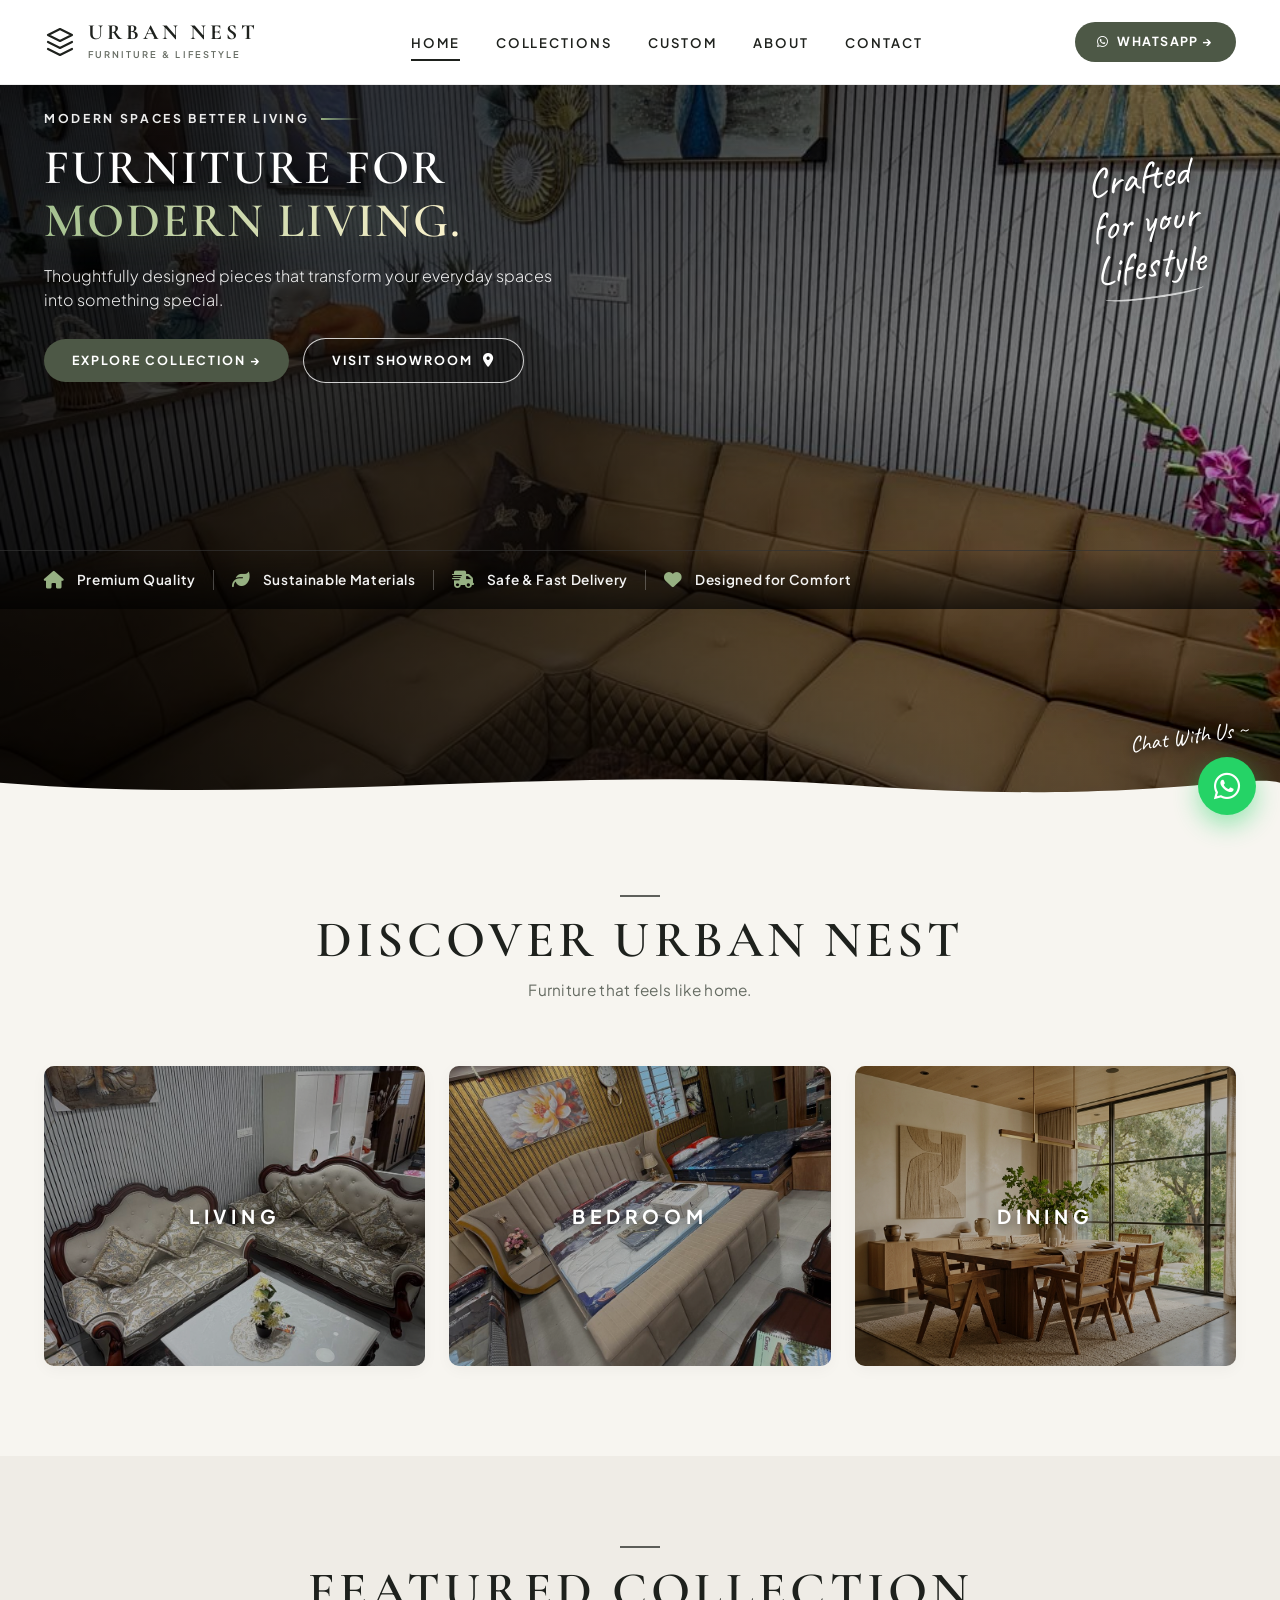
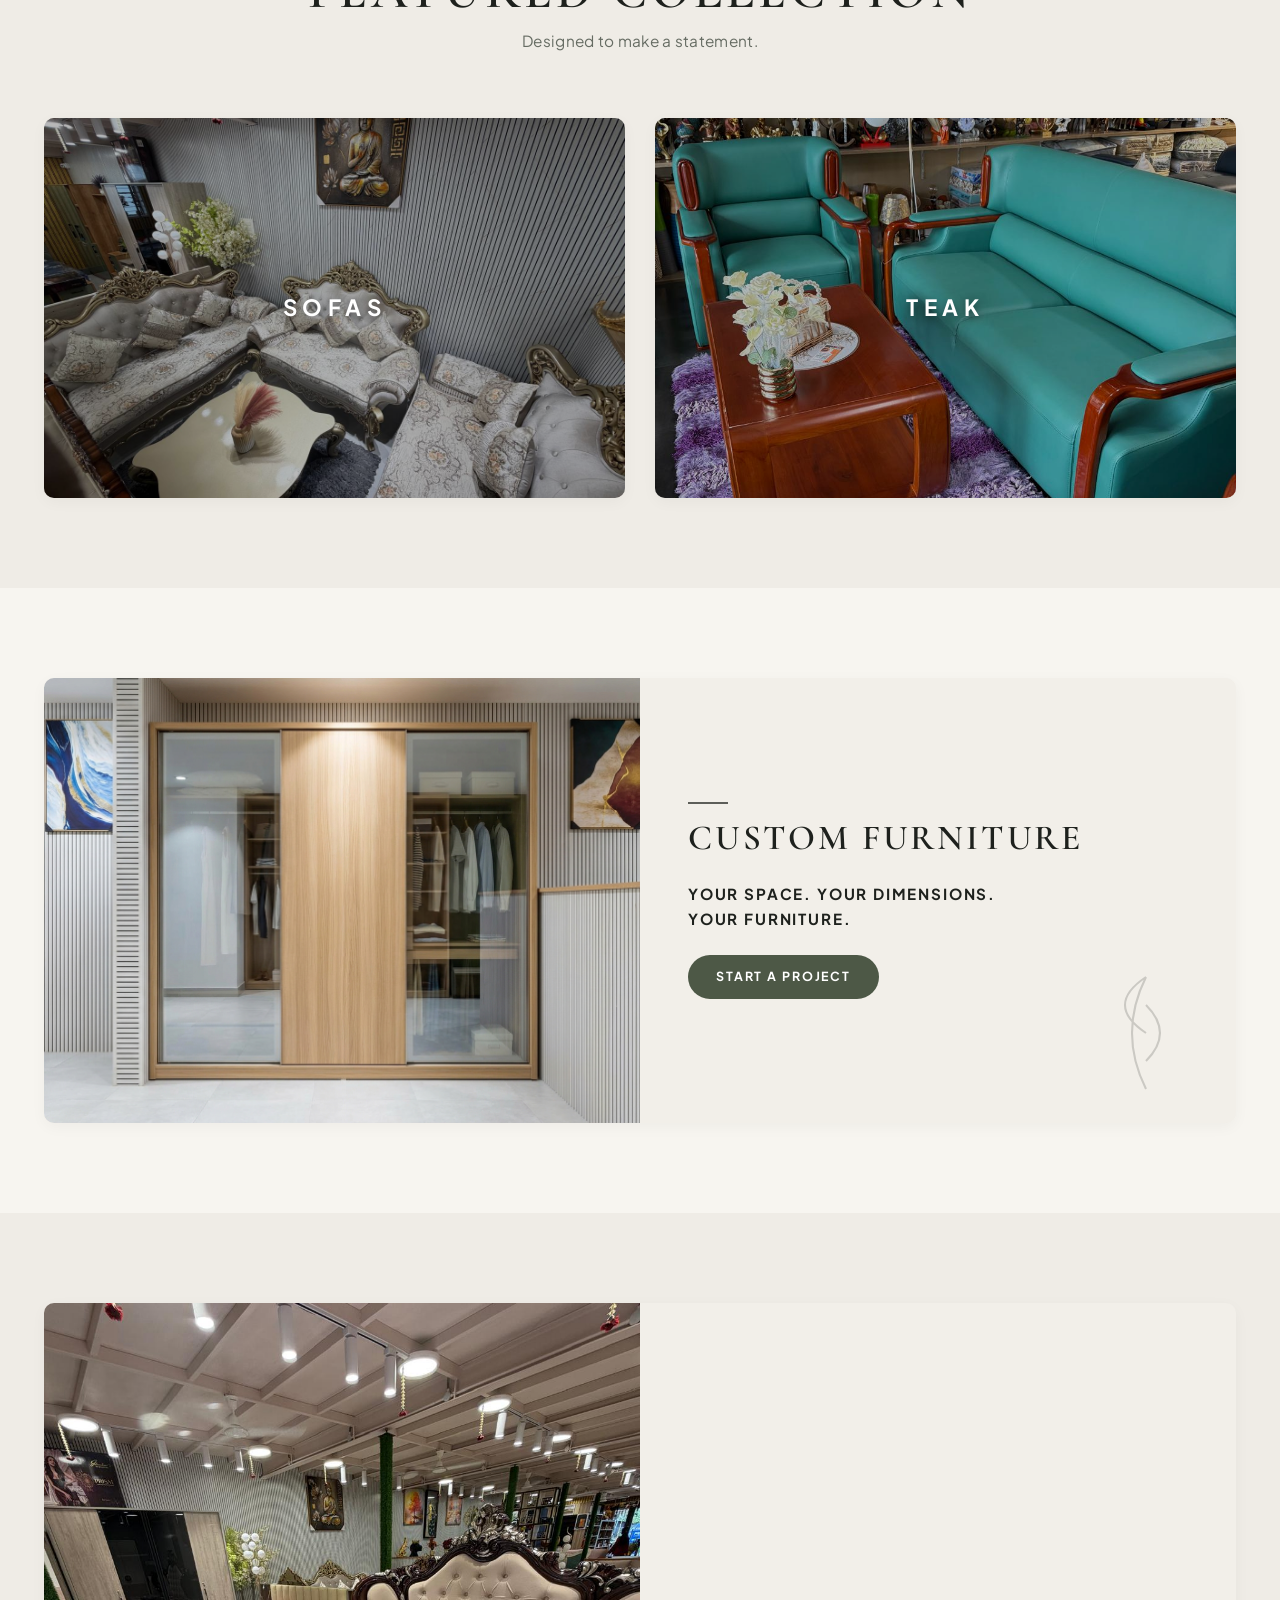
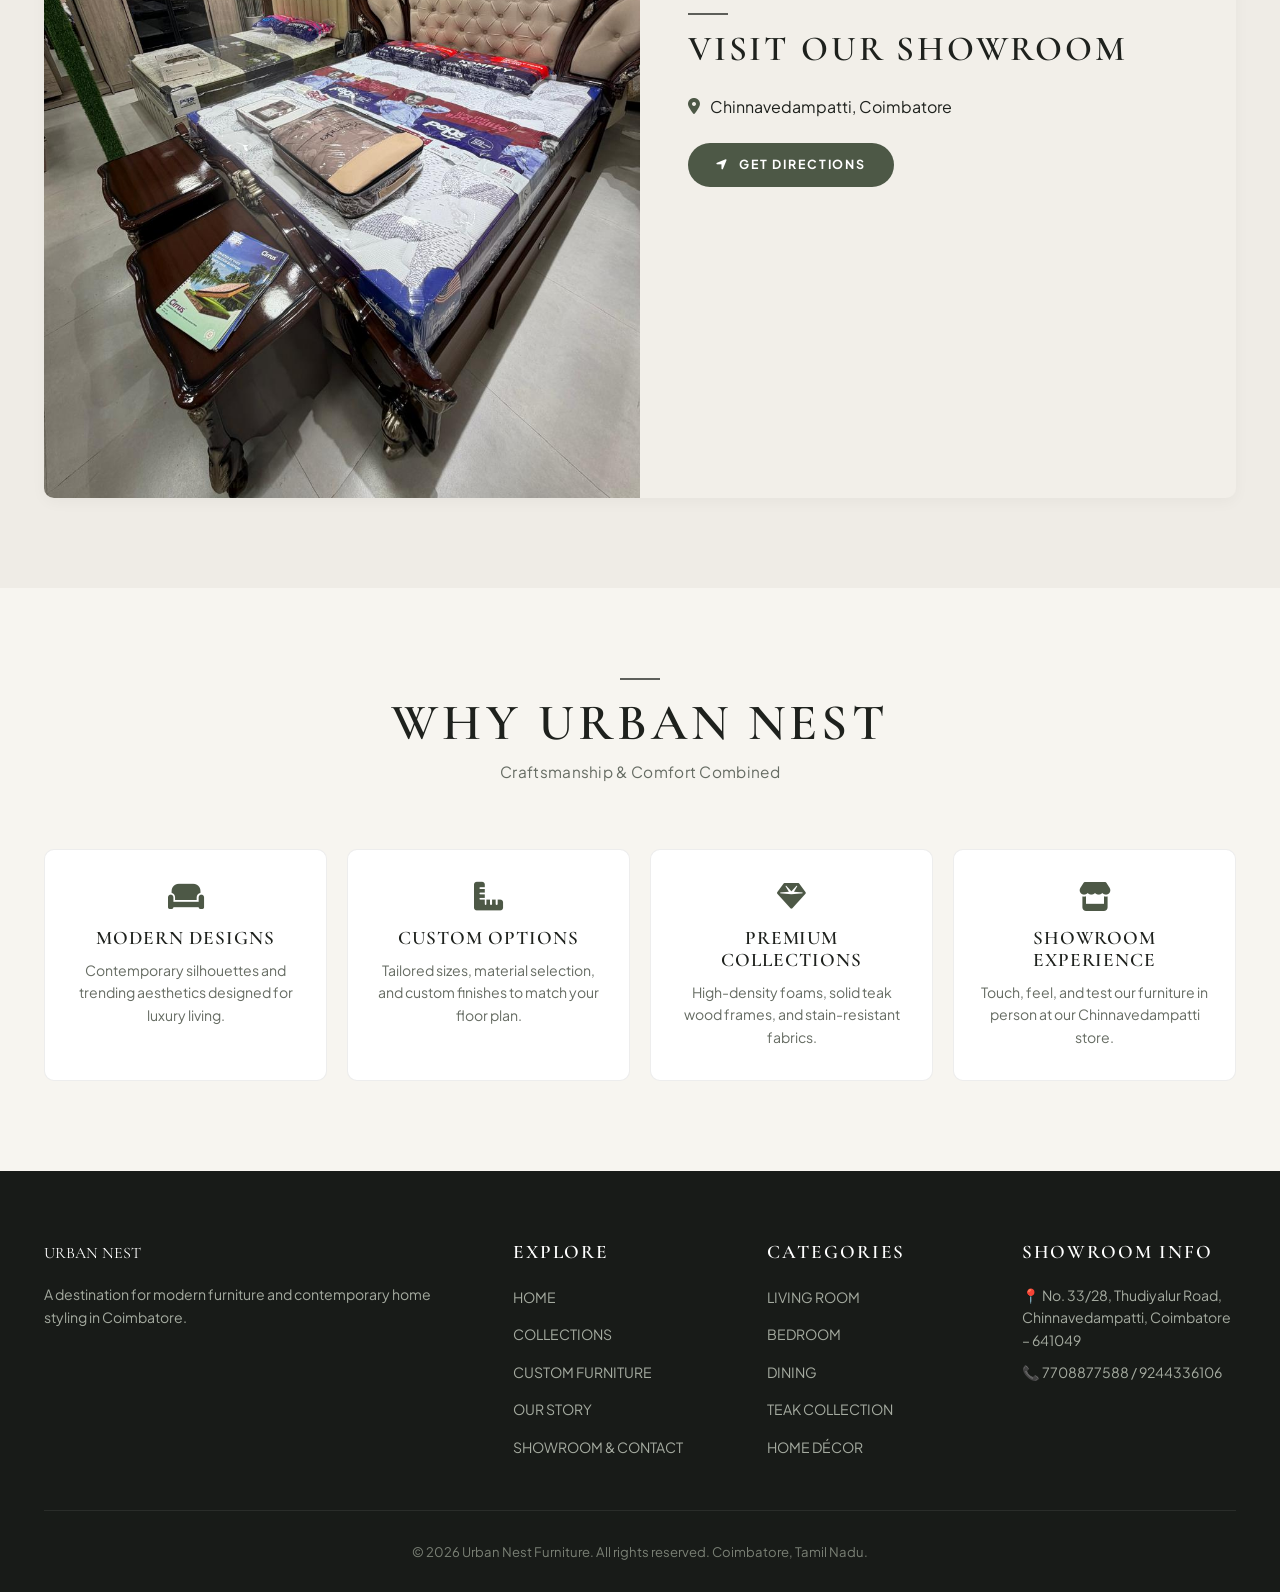
<file: index.html>
<!DOCTYPE html>
<html lang="en">
<head>
  <meta charset="UTF-8">
  <meta name="viewport" content="width=device-width, initial-scale=1.0">
  <title>Urban Nest — Premium Modern Furniture & Contemporary Living | Coimbatore</title>
  <meta name="description" content="Urban Nest offers modern furniture, handcrafted teak pieces, custom sofas, dining sets, and contemporary home decor in Coimbatore. Visit our showroom today.">
  
  <!-- Fonts & Icons -->
  <link rel="preconnect" href="https://fonts.googleapis.com">
  <link rel="preconnect" href="https://fonts.gstatic.com" crossorigin>
  <link href="https://cdnjs.cloudflare.com/ajax/libs/font-awesome/6.4.0/css/all.min.css" rel="stylesheet">
  
  <!-- CSS -->
  <link rel="stylesheet" href="style.css">
</head>
<body>

  <!-- Header / Navbar Exact Match to Reference Image -->
  <nav class="navbar" id="mainNavbar">
    <div class="container navbar-inner">
      
      <!-- Logo -->
      <a href="index.html" class="brand-logo">
        <svg class="logo-symbol" viewBox="0 0 32 32" fill="none" stroke="#1E211D" stroke-width="2.2" stroke-linecap="round" stroke-linejoin="round">
          <path d="M16 3L4 9l12 6 12-6-12-6zM4 16l12 6 12-6M4 23l12 6 12-6"/>
        </svg>
        <div class="logo-text-group">
          <span class="logo-title">URBAN NEST</span>
          <span class="logo-subtag">FURNITURE & LIFESTYLE</span>
        </div>
      </a>

      <!-- Navigation Links -->
      <ul class="nav-links" id="navLinks">
        <li><a href="index.html" class="active">HOME</a></li>
        <li><a href="collections.html">COLLECTIONS</a></li>
        <li><a href="custom-furniture.html">CUSTOM</a></li>
        <li><a href="about.html">ABOUT</a></li>
        <li><a href="contact.html">CONTACT</a></li>
      </ul>

      <!-- Header Action -->
      <div class="nav-actions">
        <a href="https://wa.me/917708877588?text=Hi%20Urban%20Nest,%20I'm%20looking%20for%20modern%20furniture." target="_blank" class="btn-header-wa">
          <i class="fab fa-whatsapp"></i> WHATSAPP &rarr;
        </a>
        <button class="mobile-toggle" id="mobileToggle" aria-label="Toggle Navigation">
          <i class="fas fa-bars"></i>
        </button>
      </div>

    </div>
  </nav>

  <!-- Hero Section Exact Match to Reference Image -->
  <section class="hero">
    
    <!-- Hero Background Image Slider -->
    <div class="hero-slider-bg">
      <img src="1.jpeg" alt="Urban Nest Living Room" class="hero-slide-img active">
      <img src="3.jpeg" alt="Urban Nest Sofa Collection" class="hero-slide-img">
      <img src="5.jpeg" alt="Urban Nest Lounge Setup" class="hero-slide-img">
      <img src="26.jpeg" alt="Urban Nest Showroom View" class="hero-slide-img">
    </div>
    
    <!-- Left Dark Gradient Vignette -->
    <div class="hero-gradient-overlay"></div>

    <!-- Cursive Script Badge "Crafted for your Lifestyle" -->
    <div class="script-lifestyle-badge">
      <span class="script-lifestyle-text">Crafted<br>for your<br>Lifestyle</span>
      <div class="script-lifestyle-line"></div>
    </div>

    <!-- Hero Content -->
    <div class="container hero-main-content">
      <div class="hero-text-card">
        
        <!-- Top Tagline -->
        <div class="hero-tagline-top">
          MODERN SPACES BETTER LIVING
        </div>

        <!-- 2-Line Headline -->
        <h1 class="hero-headline">
          <span class="line-white">FURNITURE FOR</span>
          <span class="line-sage">MODERN LIVING.</span>
        </h1>

        <!-- Subtitle -->
        <p class="hero-subtitle-text">
          Thoughtfully designed pieces that transform your everyday spaces into something special.
        </p>

        <!-- Buttons -->
        <div class="hero-buttons-row">
          <a href="collections.html" class="btn-pill-green">
            EXPLORE COLLECTION &rarr;
          </a>
          <a href="contact.html" class="btn-pill-outline">
            VISIT SHOWROOM <i class="fas fa-location-dot" style="font-size: 0.85rem;"></i>
          </a>
        </div>

      </div>
    </div>

    <!-- Bottom Features Bar Overlay -->
    <div class="hero-bottom-bar">
      <div class="container">
        <div class="features-row">
          <div class="feature-item-inline">
            <i class="fas fa-home"></i>
            <span>Premium Quality</span>
          </div>
          <div class="feature-item-inline">
            <i class="fas fa-leaf"></i>
            <span>Sustainable Materials</span>
          </div>
          <div class="feature-item-inline">
            <i class="fas fa-truck-fast"></i>
            <span>Safe & Fast Delivery</span>
          </div>
          <div class="feature-item-inline">
            <i class="fas fa-heart"></i>
            <span>Designed for Comfort</span>
          </div>
        </div>
      </div>
    </div>

    <!-- Bottom Organic Wave Transition -->
    <div class="hero-bottom-wave">
      <svg viewBox="0 0 1440 60" preserveAspectRatio="none">
        <path d="M0,32 C320,60 640,10 960,35 C1280,60 1400,20 1440,32 L1440,60 L0,60 Z"></path>
      </svg>
    </div>

  </section>

  <!-- DISCOVER URBAN NEST (3 Categories Grid) -->
  <section class="section-padding" style="background: var(--bg-main);">
    <div class="container">
      
      <div class="section-label-line reveal-on-scroll">
        <h2 class="section-title">DISCOVER URBAN NEST</h2>
        <p class="section-subtitle">Furniture that feels like home.</p>
      </div>

      <div class="grid-3">
        <!-- LIVING -->
        <a href="collections.html?category=living" class="overlay-card reveal-on-scroll delay-1">
          <img src="2.jpeg" alt="Living Room Furniture">
          <div class="overlay-card-mask">
            <span class="overlay-card-title">LIVING</span>
          </div>
        </a>

        <!-- BEDROOM -->
        <a href="collections.html?category=bedroom" class="overlay-card reveal-on-scroll delay-2">
          <img src="24.jpeg" alt="Bedroom Furniture">
          <div class="overlay-card-mask">
            <span class="overlay-card-title">BEDROOM</span>
          </div>
        </a>

        <!-- DINING -->
        <a href="collections.html?category=dining" class="overlay-card reveal-on-scroll delay-3">
          <img src="dining_photo.jpg" alt="Dining Room Furniture">
          <div class="overlay-card-mask">
            <span class="overlay-card-title">DINING</span>
          </div>
        </a>
      </div>

    </div>
  </section>

  <!-- FEATURED COLLECTION (2 Column Cards) -->
  <section class="section-padding" style="background: var(--bg-subtle);">
    <div class="container">
      
      <div class="section-label-line reveal-on-scroll">
        <h2 class="section-title">FEATURED COLLECTION</h2>
        <p class="section-subtitle">Designed to make a statement.</p>
      </div>

      <div class="grid-2">
        <!-- SOFAS -->
        <a href="collections.html?category=living" class="featured-overlay-card reveal-on-scroll delay-1">
          <img src="3.jpeg" alt="Sofas Collection">
          <div class="overlay-card-mask">
            <span class="overlay-card-title" style="font-size: 1.4rem;">SOFAS</span>
          </div>
        </a>

        <!-- TEAK -->
        <a href="collections.html?category=teak" class="featured-overlay-card reveal-on-scroll delay-2">
          <img src="19.jpeg" alt="Teak Collection">
          <div class="overlay-card-mask">
            <span class="overlay-card-title" style="font-size: 1.4rem;">TEAK</span>
          </div>
        </a>
      </div>

    </div>
  </section>

  <!-- CUSTOM FURNITURE (Split Box) -->
  <section class="section-padding" style="background: var(--bg-main);">
    <div class="container">
      
      <div class="custom-split-section reveal-on-scroll">
        <!-- Left Photo -->
        <div>
          <img src="12.jpeg" alt="Custom Furniture Crafting" class="custom-split-img">
        </div>

        <!-- Right Content -->
        <div class="custom-split-content">
          <div class="section-label-line" style="align-items: flex-start; margin-bottom: 16px;">
            <h2 class="section-title" style="font-size: 2.2rem;">CUSTOM FURNITURE</h2>
          </div>
          <p style="font-size: 0.95rem; font-weight: 700; letter-spacing: 0.12em; text-transform: uppercase; color: var(--text-dark); margin-bottom: 24px;">
            YOUR SPACE. YOUR DIMENSIONS.<br>YOUR FURNITURE.
          </p>
          <div>
            <a href="custom-furniture.html" class="btn-pill-green">START A PROJECT</a>
          </div>

          <!-- Botanical Line Art Icon Overlay -->
          <svg class="botanical-art" viewBox="0 0 100 100" fill="none" stroke="currentColor" stroke-width="1.5">
            <path d="M50 90 Q30 50 50 10 M50 70 Q70 50 50 30 M50 50 Q20 30 50 10"/>
          </svg>
        </div>
      </div>

    </div>
  </section>

  <!-- VISIT OUR SHOWROOM (Split Box) -->
  <section class="section-padding" style="background: var(--bg-subtle);">
    <div class="container">
      
      <div class="custom-split-section reveal-on-scroll">
        <!-- Left Showroom Image -->
        <div>
          <img src="26.jpeg" alt="Urban Nest Showroom Coimbatore" class="custom-split-img">
        </div>

        <!-- Right Content -->
        <div class="custom-split-content">
          <div class="section-label-line" style="align-items: flex-start; margin-bottom: 16px;">
            <h2 class="section-title" style="font-size: 2.2rem;">VISIT OUR SHOWROOM</h2>
          </div>
          <p style="font-size: 1rem; color: var(--text-dark); margin-bottom: 24px; display: flex; align-items: center; gap: 10px;">
            <i class="fas fa-map-marker-alt" style="color: var(--primary-olive);"></i>
            Chinnavedampatti, Coimbatore
          </p>
          <div>
            <a href="contact.html" class="btn-pill-green">
              <i class="fas fa-location-arrow"></i> GET DIRECTIONS
            </a>
          </div>
        </div>
      </div>

    </div>
  </section>

  <!-- WHY URBAN NEST -->
  <section class="section-padding" style="background: var(--bg-main);">
    <div class="container">
      <div class="section-label-line reveal-on-scroll">
        <h2 class="section-title">WHY URBAN NEST</h2>
        <p class="section-subtitle">Craftsmanship & Comfort Combined</p>
      </div>

      <div class="grid-4">
        <div class="reveal-on-scroll delay-1" style="background: #FFFFFF; padding: 32px 24px; border-radius: var(--radius-md); border: 1px solid var(--border-light); text-align: center;">
          <i class="fas fa-couch" style="font-size: 1.8rem; color: var(--primary-olive); margin-bottom: 16px;"></i>
          <h3 style="font-size: 1.2rem; margin-bottom: 10px;">MODERN DESIGNS</h3>
          <p style="font-size: 0.88rem; color: var(--text-muted);">Contemporary silhouettes and trending aesthetics designed for luxury living.</p>
        </div>

        <div class="reveal-on-scroll delay-2" style="background: #FFFFFF; padding: 32px 24px; border-radius: var(--radius-md); border: 1px solid var(--border-light); text-align: center;">
          <i class="fas fa-ruler-combined" style="font-size: 1.8rem; color: var(--primary-olive); margin-bottom: 16px;"></i>
          <h3 style="font-size: 1.2rem; margin-bottom: 10px;">CUSTOM OPTIONS</h3>
          <p style="font-size: 0.88rem; color: var(--text-muted);">Tailored sizes, material selection, and custom finishes to match your floor plan.</p>
        </div>

        <div class="reveal-on-scroll delay-3" style="background: #FFFFFF; padding: 32px 24px; border-radius: var(--radius-md); border: 1px solid var(--border-light); text-align: center;">
          <i class="fas fa-gem" style="font-size: 1.8rem; color: var(--primary-olive); margin-bottom: 16px;"></i>
          <h3 style="font-size: 1.2rem; margin-bottom: 10px;">PREMIUM COLLECTIONS</h3>
          <p style="font-size: 0.88rem; color: var(--text-muted);">High-density foams, solid teak wood frames, and stain-resistant fabrics.</p>
        </div>

        <div class="reveal-on-scroll delay-3" style="background: #FFFFFF; padding: 32px 24px; border-radius: var(--radius-md); border: 1px solid var(--border-light); text-align: center;">
          <i class="fas fa-store" style="font-size: 1.8rem; color: var(--primary-olive); margin-bottom: 16px;"></i>
          <h3 style="font-size: 1.2rem; margin-bottom: 10px;">SHOWROOM EXPERIENCE</h3>
          <p style="font-size: 0.88rem; color: var(--text-muted);">Touch, feel, and test our furniture in person at our Chinnavedampatti store.</p>
        </div>
      </div>
    </div>
  </section>

  <!-- Footer -->
  <footer>
    <div class="container">
      <div class="footer-grid">
        <div class="footer-col">
          <a href="index.html" class="brand-logo" style="color: #FFF; margin-bottom: 16px;">
            URBAN NEST
          </a>
          <p style="color: #A5ABA0; font-size: 0.88rem; margin-bottom: 20px;">
            A destination for modern furniture and contemporary home styling in Coimbatore.
          </p>
        </div>

        <div class="footer-col">
          <h4>EXPLORE</h4>
          <ul class="footer-links">
            <li><a href="index.html">HOME</a></li>
            <li><a href="collections.html">COLLECTIONS</a></li>
            <li><a href="custom-furniture.html">CUSTOM FURNITURE</a></li>
            <li><a href="about.html">OUR STORY</a></li>
            <li><a href="contact.html">SHOWROOM & CONTACT</a></li>
          </ul>
        </div>

        <div class="footer-col">
          <h4>CATEGORIES</h4>
          <ul class="footer-links">
            <li><a href="collections.html?category=living">LIVING ROOM</a></li>
            <li><a href="collections.html?category=bedroom">BEDROOM</a></li>
            <li><a href="collections.html?category=dining">DINING</a></li>
            <li><a href="collections.html?category=teak">TEAK COLLECTION</a></li>
            <li><a href="collections.html?category=decor">HOME DÉCOR</a></li>
          </ul>
        </div>

        <div class="footer-col">
          <h4>SHOWROOM INFO</h4>
          <p style="color: #A5ABA0; font-size: 0.88rem; margin-bottom: 10px;">
            📍 No. 33/28, Thudiyalur Road, Chinnavedampatti, Coimbatore – 641049
          </p>
          <p style="color: #A5ABA0; font-size: 0.88rem; margin-bottom: 6px;">
            📞 7708877588 / 9244336106
          </p>
        </div>
      </div>

      <div class="footer-bottom">
        <p>&copy; 2026 Urban Nest Furniture. All rights reserved. Coimbatore, Tamil Nadu.</p>
      </div>
    </div>
  </footer>

  <!-- Floating WhatsApp Wrapper with Cursive Pointer -->
  <div class="whatsapp-wrapper-float">
    <span class="chat-script-pointer">Chat With Us ~</span>
    <a href="https://wa.me/917708877588?text=Hi%20Urban%20Nest,%20I'm%20interested%20in%20your%20furniture." target="_blank" class="whatsapp-float" aria-label="WhatsApp Enquiry">
      <i class="fab fa-whatsapp"></i>
    </a>
  </div>

  <!-- Mobile Bottom Action Bar -->
  <div class="mobile-sticky-bar">
    <a href="tel:7708877588" class="mobile-action-btn call">
      <i class="fas fa-phone-alt"></i> Call
    </a>
    <a href="https://wa.me/917708877588?text=Hi%20Urban%20Nest,%20I'm%20interested%20in%20your%20furniture." target="_blank" class="mobile-action-btn wa">
      <i class="fab fa-whatsapp"></i> WhatsApp
    </a>
    <a href="contact.html" class="mobile-action-btn nav">
      <i class="fas fa-location-dot"></i> Showroom
    </a>
  </div>

  <script src="app.js"></script>
</body>
</html>
</file>
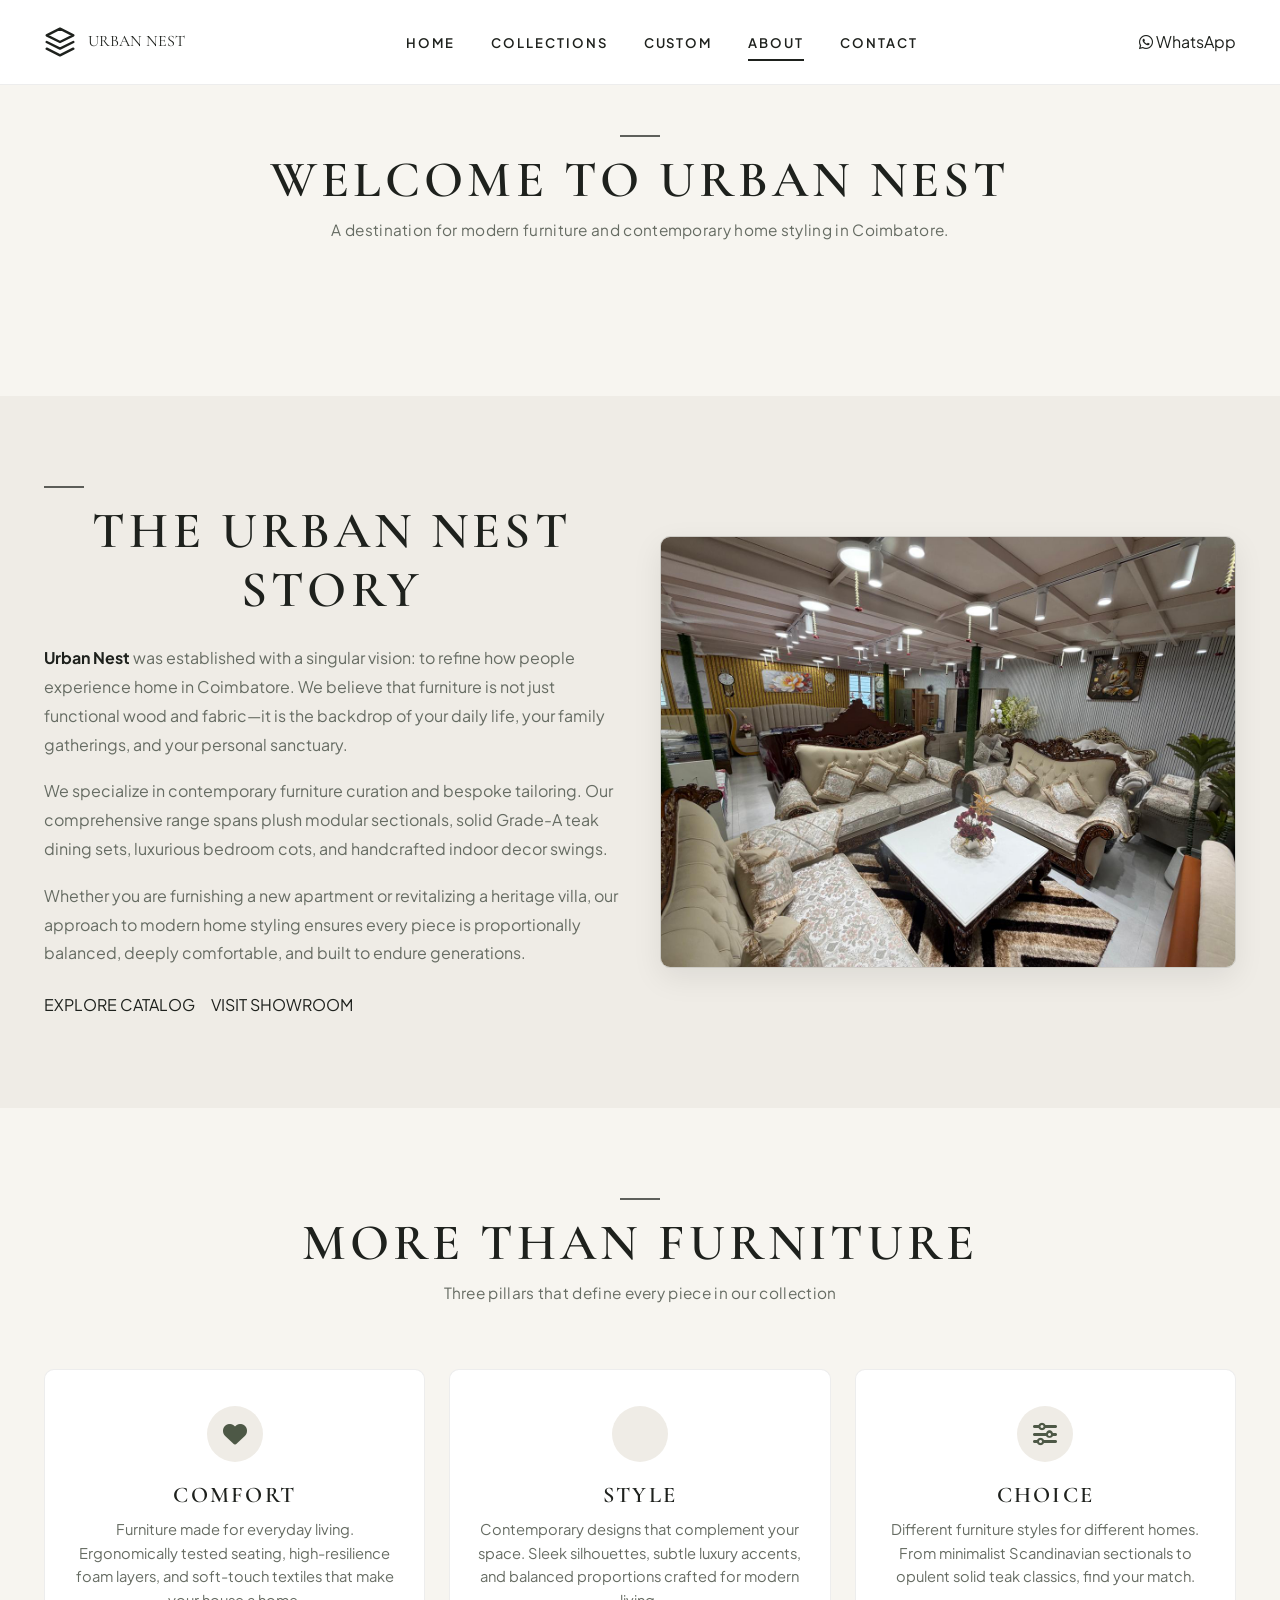
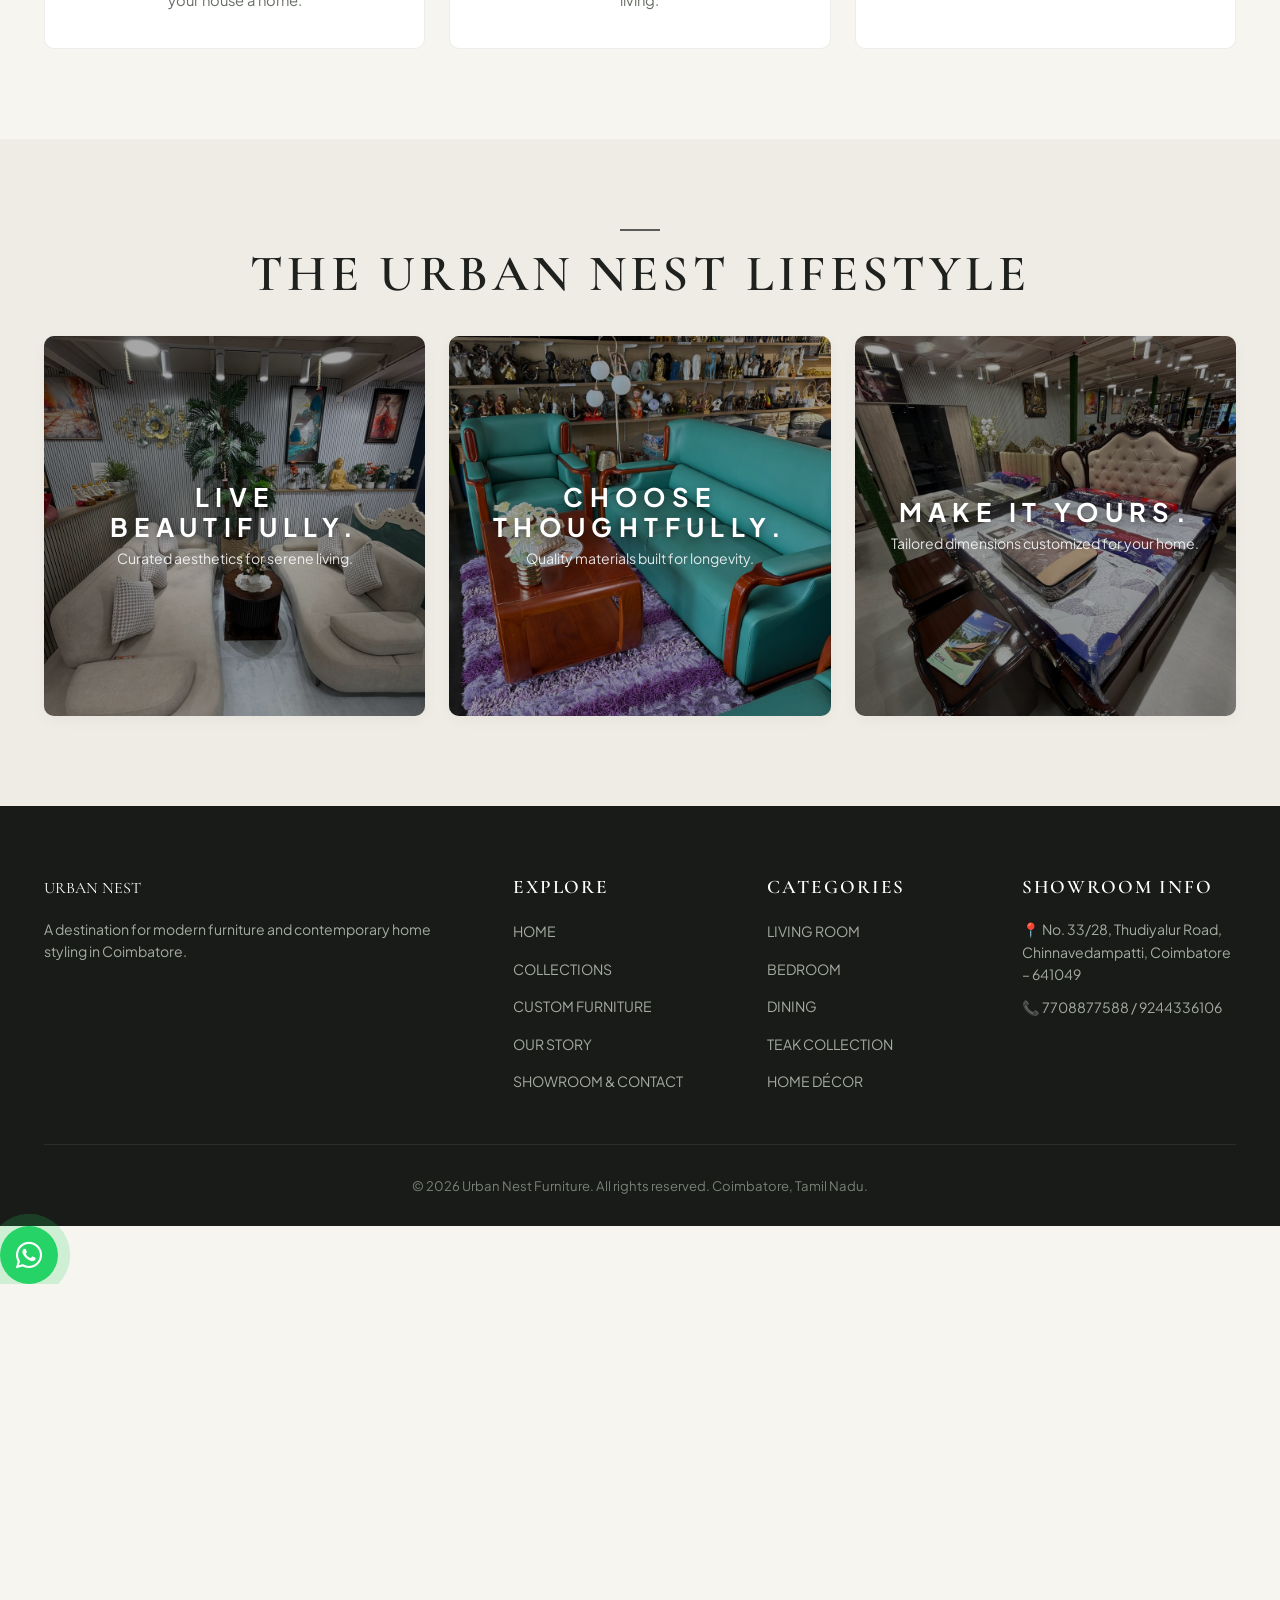
<file: About Us.html>
<!DOCTYPE html>
<html lang="en">
<head>
  <meta charset="UTF-8">
  <meta http-equiv="refresh" content="0; url=about.html">
  <title>Redirecting to Urban Nest Our Story...</title>
</head>
<body>
  <p>Redirecting to <a href="about.html">Urban Nest Our Story</a>...</p>
</body>
</html>
</file>
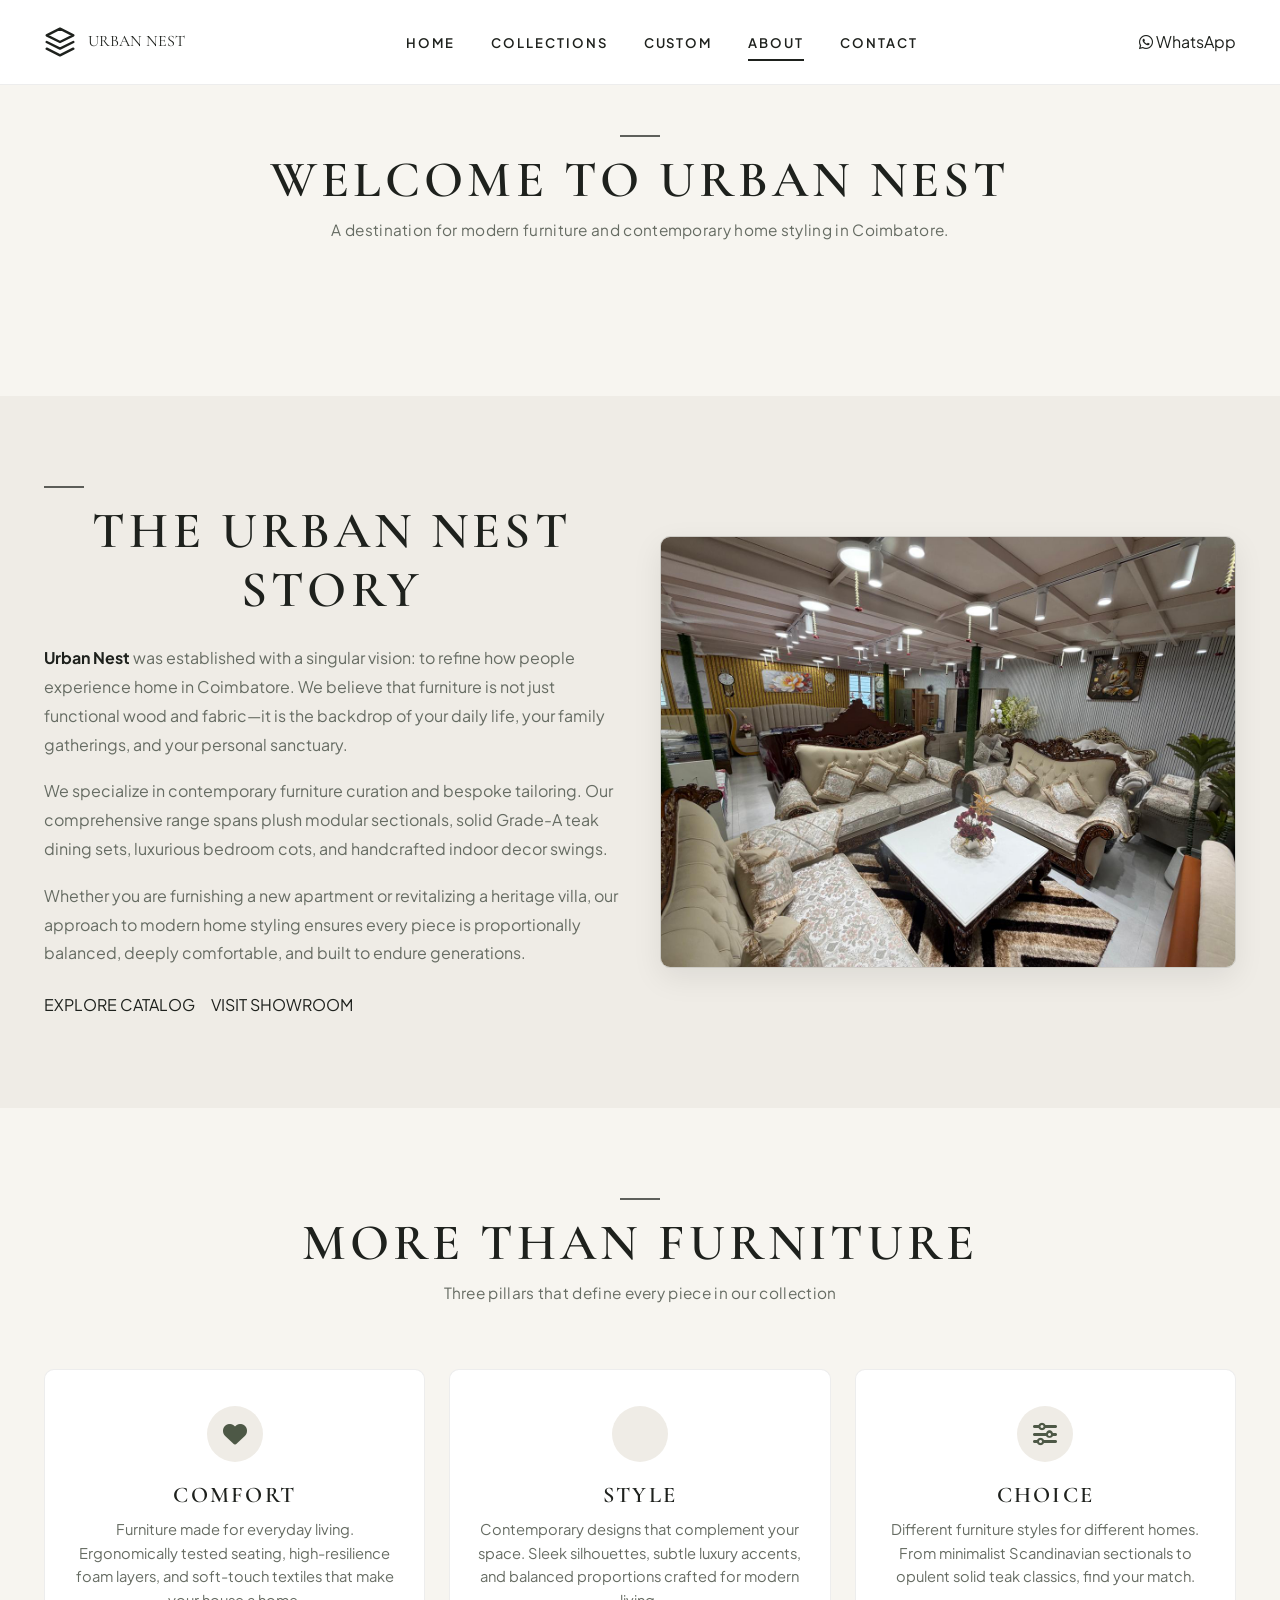
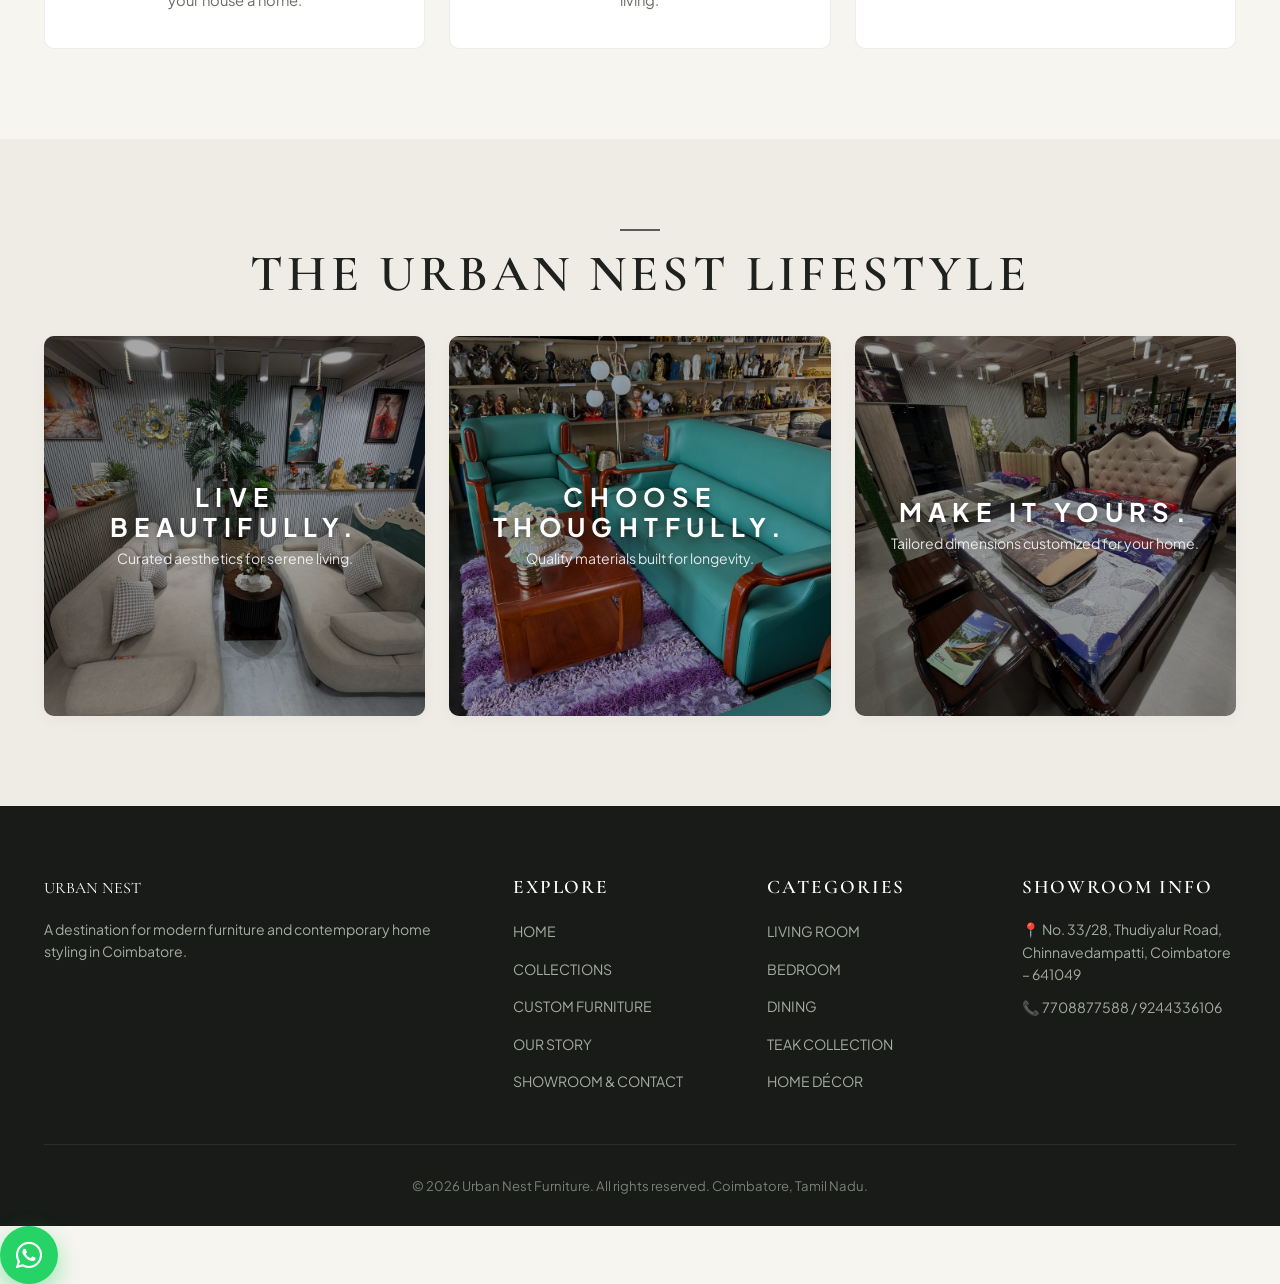
<file: about.html>
<!DOCTYPE html>
<html lang="en">
<head>
  <meta charset="UTF-8">
  <meta name="viewport" content="width=device-width, initial-scale=1.0">
  <title>Our Story — Urban Nest | Modern Furniture & Home Styling Coimbatore</title>
  <meta name="description" content="Welcome to Urban Nest. Discover our vision for modern furniture, bespoke home styling, comfort, and craftsmanship in Coimbatore.">
  
  <!-- Fonts & Icons -->
  <link rel="preconnect" href="https://fonts.googleapis.com">
  <link rel="preconnect" href="https://fonts.gstatic.com" crossorigin>
  <link href="https://cdnjs.cloudflare.com/ajax/libs/font-awesome/6.4.0/css/all.min.css" rel="stylesheet">
  
  <!-- CSS -->
  <link rel="stylesheet" href="style.css">
</head>
<body>

  <!-- Header / Navbar matching reference design -->
  <nav class="navbar" id="mainNavbar">
    <div class="container navbar-inner">
      <a href="index.html" class="brand-logo">
        <svg class="logo-symbol" viewBox="0 0 24 24" fill="none" stroke="currentColor" stroke-width="1.8" stroke-linecap="round" stroke-linejoin="round">
          <path d="M12 2L2 7l10 5 10-5-10-5zM2 17l10 5 10-5M2 12l10 5 10-5"/>
        </svg>
        URBAN NEST
      </a>

      <ul class="nav-links" id="navLinks">
        <li><a href="index.html">HOME</a></li>
        <li><a href="collections.html">COLLECTIONS</a></li>
        <li><a href="custom-furniture.html">CUSTOM</a></li>
        <li><a href="about.html" class="active">ABOUT</a></li>
        <li><a href="contact.html">CONTACT</a></li>
      </ul>

      <div class="nav-actions">
        <a href="https://wa.me/917708877588?text=Hi%20Urban%20Nest,%20I'm%20reading%20your%20story!" target="_blank" class="btn btn-whatsapp">
          <i class="fab fa-whatsapp"></i> WhatsApp
        </a>
        <button class="mobile-toggle" id="mobileToggle" aria-label="Toggle Navigation">
          <i class="fas fa-bars"></i>
        </button>
      </div>
    </div>
  </nav>

  <!-- Hero Section -->
  <section class="section-padding" style="padding-top: calc(var(--header-height) + 50px); background: var(--bg-main);">
    <div class="container" style="text-align: center;">
      <div class="section-label-line">
        <h1 class="section-title">WELCOME TO URBAN NEST</h1>
        <p class="section-subtitle" style="max-width: 700px; margin-left: auto; margin-right: auto;">
          A destination for modern furniture and contemporary home styling in Coimbatore.
        </p>
      </div>
    </div>
  </section>

  <!-- Story Section -->
  <section class="section-padding" style="background: var(--bg-subtle);">
    <div class="container">
      <div class="grid-2" style="align-items: center; gap: 40px;">
        
        <div>
          <div class="section-label-line" style="align-items: flex-start; margin-bottom: 16px;">
            <h2 class="section-title">THE URBAN NEST STORY</h2>
          </div>
          <p style="color: var(--text-muted); font-size: 1rem; margin-bottom: 18px; line-height: 1.8;">
            <strong style="color: var(--text-dark);">Urban Nest</strong> was established with a singular vision: to refine how people experience home in Coimbatore. We believe that furniture is not just functional wood and fabric—it is the backdrop of your daily life, your family gatherings, and your personal sanctuary.
          </p>
          <p style="color: var(--text-muted); font-size: 1rem; margin-bottom: 18px; line-height: 1.8;">
            We specialize in contemporary furniture curation and bespoke tailoring. Our comprehensive range spans plush modular sectionals, solid Grade-A teak dining sets, luxurious bedroom cots, and handcrafted indoor decor swings.
          </p>
          <p style="color: var(--text-muted); font-size: 1rem; margin-bottom: 24px; line-height: 1.8;">
            Whether you are furnishing a new apartment or revitalizing a heritage villa, our approach to modern home styling ensures every piece is proportionally balanced, deeply comfortable, and built to endure generations.
          </p>

          <div style="display: flex; gap: 16px;">
            <a href="collections.html" class="btn btn-olive">EXPLORE CATALOG</a>
            <a href="contact.html" class="btn btn-outline-dark">VISIT SHOWROOM</a>
          </div>
        </div>

        <div>
          <div style="border-radius: var(--radius-md); overflow: hidden; border: 1px solid var(--border-medium); box-shadow: var(--shadow-md);">
            <img src="27.jpeg" alt="Urban Nest Showroom Experience in Coimbatore">
          </div>
        </div>

      </div>
    </div>
  </section>

  <!-- "More Than Furniture" - 3 Large Cards Section -->
  <section class="section-padding" style="background: var(--bg-main);">
    <div class="container">
      <div class="section-label-line">
        <h2 class="section-title">MORE THAN FURNITURE</h2>
        <p class="section-subtitle">Three pillars that define every piece in our collection</p>
      </div>

      <div class="grid-3">
        
        <!-- COMFORT -->
        <div style="background: #FFFFFF; border-radius: var(--radius-md); padding: 36px 28px; border: 1px solid var(--border-light); text-align: center;">
          <div style="width: 56px; height: 56px; background: var(--bg-subtle); border-radius: 50%; display: flex; align-items: center; justify-content: center; margin: 0 auto 20px auto; color: var(--primary-olive); font-size: 1.5rem;">
            <i class="fas fa-heart"></i>
          </div>
          <h3 style="font-size: 1.4rem; letter-spacing: 0.1em; color: var(--text-dark); margin-bottom: 10px;">COMFORT</h3>
          <p style="color: var(--text-muted); font-size: 0.92rem; line-height: 1.6;">
            Furniture made for everyday living. Ergonomically tested seating, high-resilience foam layers, and soft-touch textiles that make your house a home.
          </p>
        </div>

        <!-- STYLE -->
        <div style="background: #FFFFFF; border-radius: var(--radius-md); padding: 36px 28px; border: 1px solid var(--border-light); text-align: center;">
          <div style="width: 56px; height: 56px; background: var(--bg-subtle); border-radius: 50%; display: flex; align-items: center; justify-content: center; margin: 0 auto 20px auto; color: var(--primary-olive); font-size: 1.5rem;">
            <i class="fas fa-sparkles"></i>
          </div>
          <h3 style="font-size: 1.4rem; letter-spacing: 0.1em; color: var(--text-dark); margin-bottom: 10px;">STYLE</h3>
          <p style="color: var(--text-muted); font-size: 0.92rem; line-height: 1.6;">
            Contemporary designs that complement your space. Sleek silhouettes, subtle luxury accents, and balanced proportions crafted for modern living.
          </p>
        </div>

        <!-- CHOICE -->
        <div style="background: #FFFFFF; border-radius: var(--radius-md); padding: 36px 28px; border: 1px solid var(--border-light); text-align: center;">
          <div style="width: 56px; height: 56px; background: var(--bg-subtle); border-radius: 50%; display: flex; align-items: center; justify-content: center; margin: 0 auto 20px auto; color: var(--primary-olive); font-size: 1.5rem;">
            <i class="fas fa-sliders-h"></i>
          </div>
          <h3 style="font-size: 1.4rem; letter-spacing: 0.1em; color: var(--text-dark); margin-bottom: 10px;">CHOICE</h3>
          <p style="color: var(--text-muted); font-size: 0.92rem; line-height: 1.6;">
            Different furniture styles for different homes. From minimalist Scandinavian sectionals to opulent solid teak classics, find your match.
          </p>
        </div>

      </div>
    </div>
  </section>

  <!-- Visual Section -->
  <section class="section-padding" style="background: var(--bg-subtle);">
    <div class="container">
      <div class="section-label-line">
        <h2 class="section-title">THE URBAN NEST LIFESTYLE</h2>
      </div>

      <div class="grid-3">
        
        <div class="overlay-card" style="height: 380px;">
          <img src="9.jpeg" alt="Live Beautifully at Urban Nest">
          <div class="overlay-card-mask" style="background: rgba(0,0,0,0.35); flex-direction: column; text-align: center; padding: 24px;">
            <h3 class="overlay-card-title" style="font-size: 1.6rem; margin-bottom: 6px;">Live beautifully.</h3>
            <p style="color: rgba(255,255,255,0.85); font-size: 0.88rem;">Curated aesthetics for serene living.</p>
          </div>
        </div>

        <div class="overlay-card" style="height: 380px;">
          <img src="17.jpeg" alt="Choose Thoughtfully at Urban Nest">
          <div class="overlay-card-mask" style="background: rgba(0,0,0,0.35); flex-direction: column; text-align: center; padding: 24px;">
            <h3 class="overlay-card-title" style="font-size: 1.6rem; margin-bottom: 6px;">Choose thoughtfully.</h3>
            <p style="color: rgba(255,255,255,0.85); font-size: 0.88rem;">Quality materials built for longevity.</p>
          </div>
        </div>

        <div class="overlay-card" style="height: 380px;">
          <img src="26.jpeg" alt="Make It Yours at Urban Nest">
          <div class="overlay-card-mask" style="background: rgba(0,0,0,0.35); flex-direction: column; text-align: center; padding: 24px;">
            <h3 class="overlay-card-title" style="font-size: 1.6rem; margin-bottom: 6px;">Make it yours.</h3>
            <p style="color: rgba(255,255,255,0.85); font-size: 0.88rem;">Tailored dimensions customized for your home.</p>
          </div>
        </div>

      </div>
    </div>
  </section>

  <!-- Footer -->
  <footer>
    <div class="container">
      <div class="footer-grid">
        <div class="footer-col">
          <a href="index.html" class="brand-logo" style="color: #FFF; margin-bottom: 16px;">
            URBAN NEST
          </a>
          <p style="color: #A5ABA0; font-size: 0.88rem; margin-bottom: 20px;">
            A destination for modern furniture and contemporary home styling in Coimbatore.
          </p>
        </div>

        <div class="footer-col">
          <h4>EXPLORE</h4>
          <ul class="footer-links">
            <li><a href="index.html">HOME</a></li>
            <li><a href="collections.html">COLLECTIONS</a></li>
            <li><a href="custom-furniture.html">CUSTOM FURNITURE</a></li>
            <li><a href="about.html">OUR STORY</a></li>
            <li><a href="contact.html">SHOWROOM & CONTACT</a></li>
          </ul>
        </div>

        <div class="footer-col">
          <h4>CATEGORIES</h4>
          <ul class="footer-links">
            <li><a href="collections.html?category=living">LIVING ROOM</a></li>
            <li><a href="collections.html?category=bedroom">BEDROOM</a></li>
            <li><a href="collections.html?category=dining">DINING</a></li>
            <li><a href="collections.html?category=teak">TEAK COLLECTION</a></li>
            <li><a href="collections.html?category=decor">HOME DÉCOR</a></li>
          </ul>
        </div>

        <div class="footer-col">
          <h4>SHOWROOM INFO</h4>
          <p style="color: #A5ABA0; font-size: 0.88rem; margin-bottom: 10px;">
            📍 No. 33/28, Thudiyalur Road, Chinnavedampatti, Coimbatore – 641049
          </p>
          <p style="color: #A5ABA0; font-size: 0.88rem; margin-bottom: 6px;">
            📞 7708877588 / 9244336106
          </p>
        </div>
      </div>

      <div class="footer-bottom">
        <p>&copy; 2026 Urban Nest Furniture. All rights reserved. Coimbatore, Tamil Nadu.</p>
      </div>
    </div>
  </footer>

  <!-- Floating WhatsApp -->
  <a href="https://wa.me/917708877588?text=Hi%20Urban%20Nest,%20I'm%20interested%20in%20learning%20more." target="_blank" class="whatsapp-float" aria-label="WhatsApp Enquiry">
    <i class="fab fa-whatsapp"></i>
  </a>

  <!-- Mobile Sticky Bar -->
  <div class="mobile-sticky-bar">
    <a href="tel:7708877588" class="mobile-action-btn call">
      <i class="fas fa-phone-alt"></i> Call
    </a>
    <a href="https://wa.me/917708877588?text=Hi%20Urban%20Nest,%20I'm%20reading%20your%20story!" target="_blank" class="mobile-action-btn wa">
      <i class="fab fa-whatsapp"></i> WhatsApp
    </a>
    <a href="contact.html" class="mobile-action-btn nav">
      <i class="fas fa-location-dot"></i> Showroom
    </a>
  </div>

  <script src="app.js"></script>
</body>
</html>
</file>
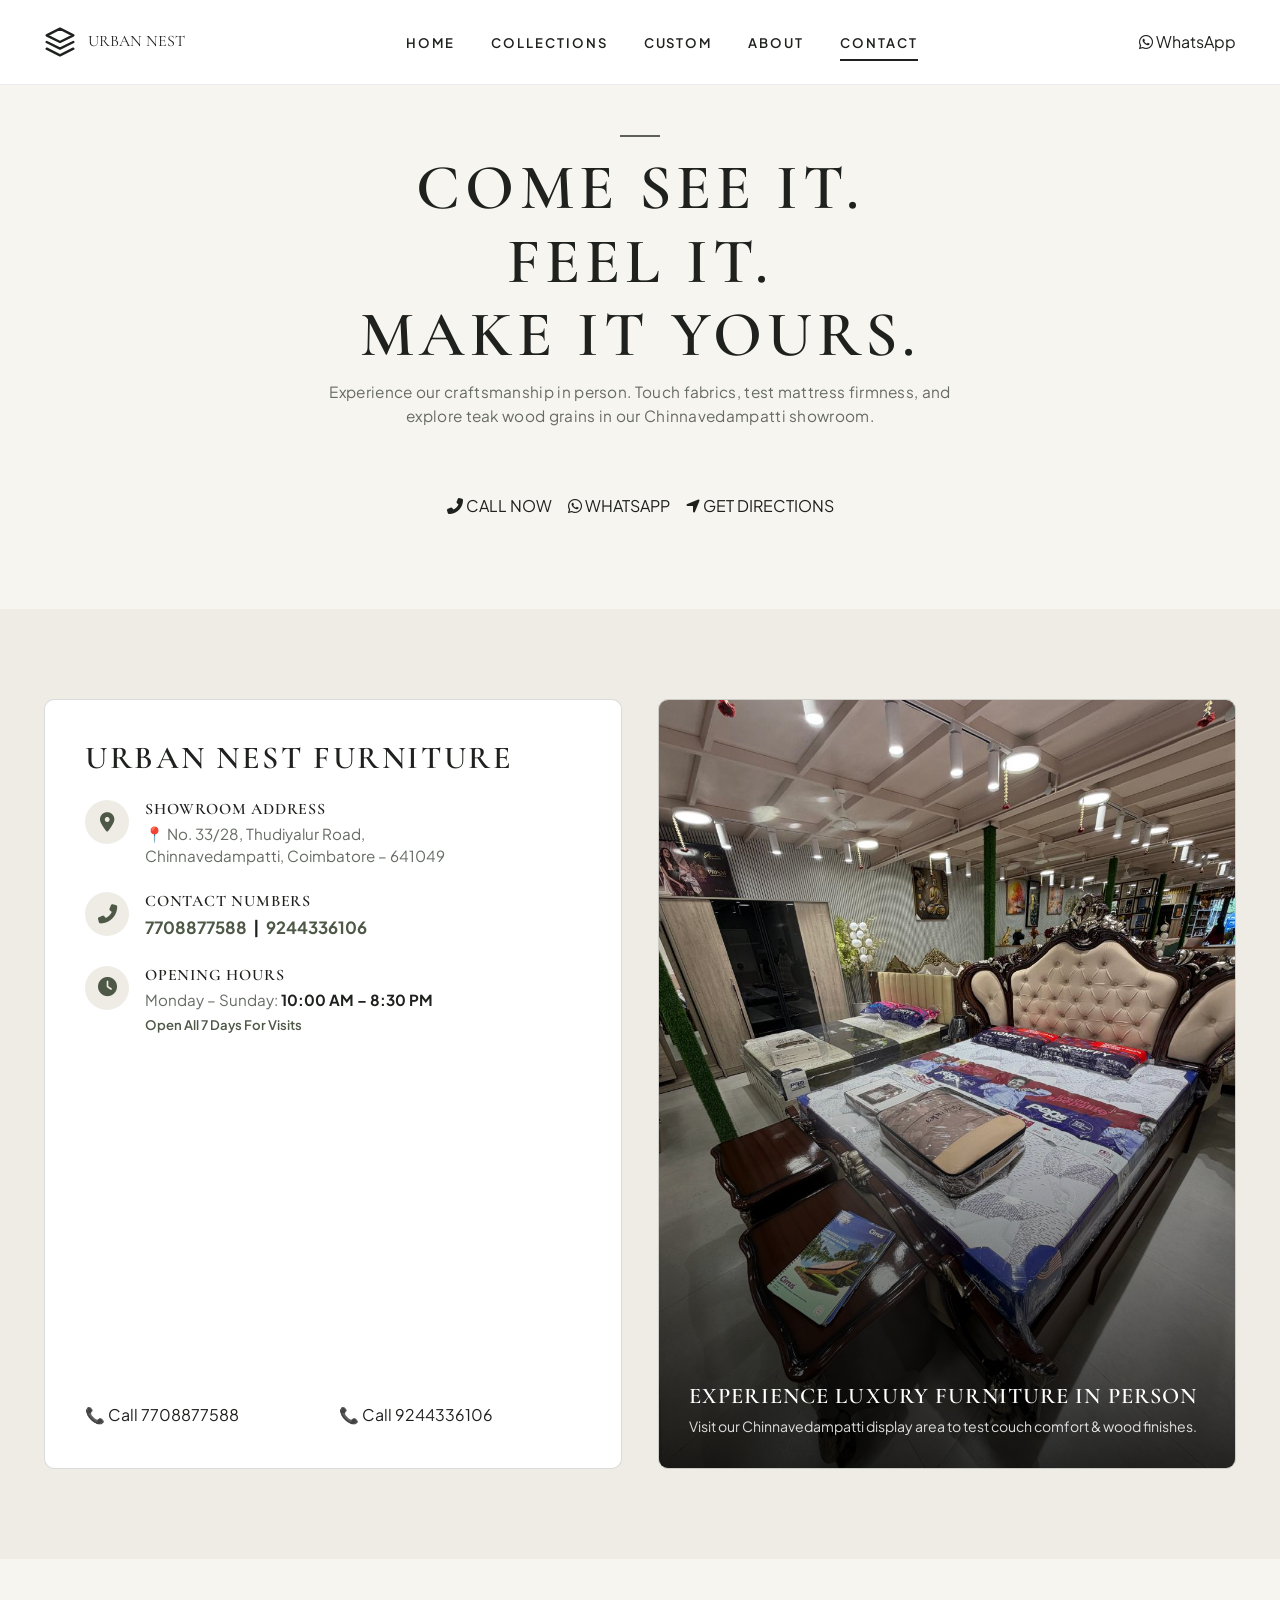
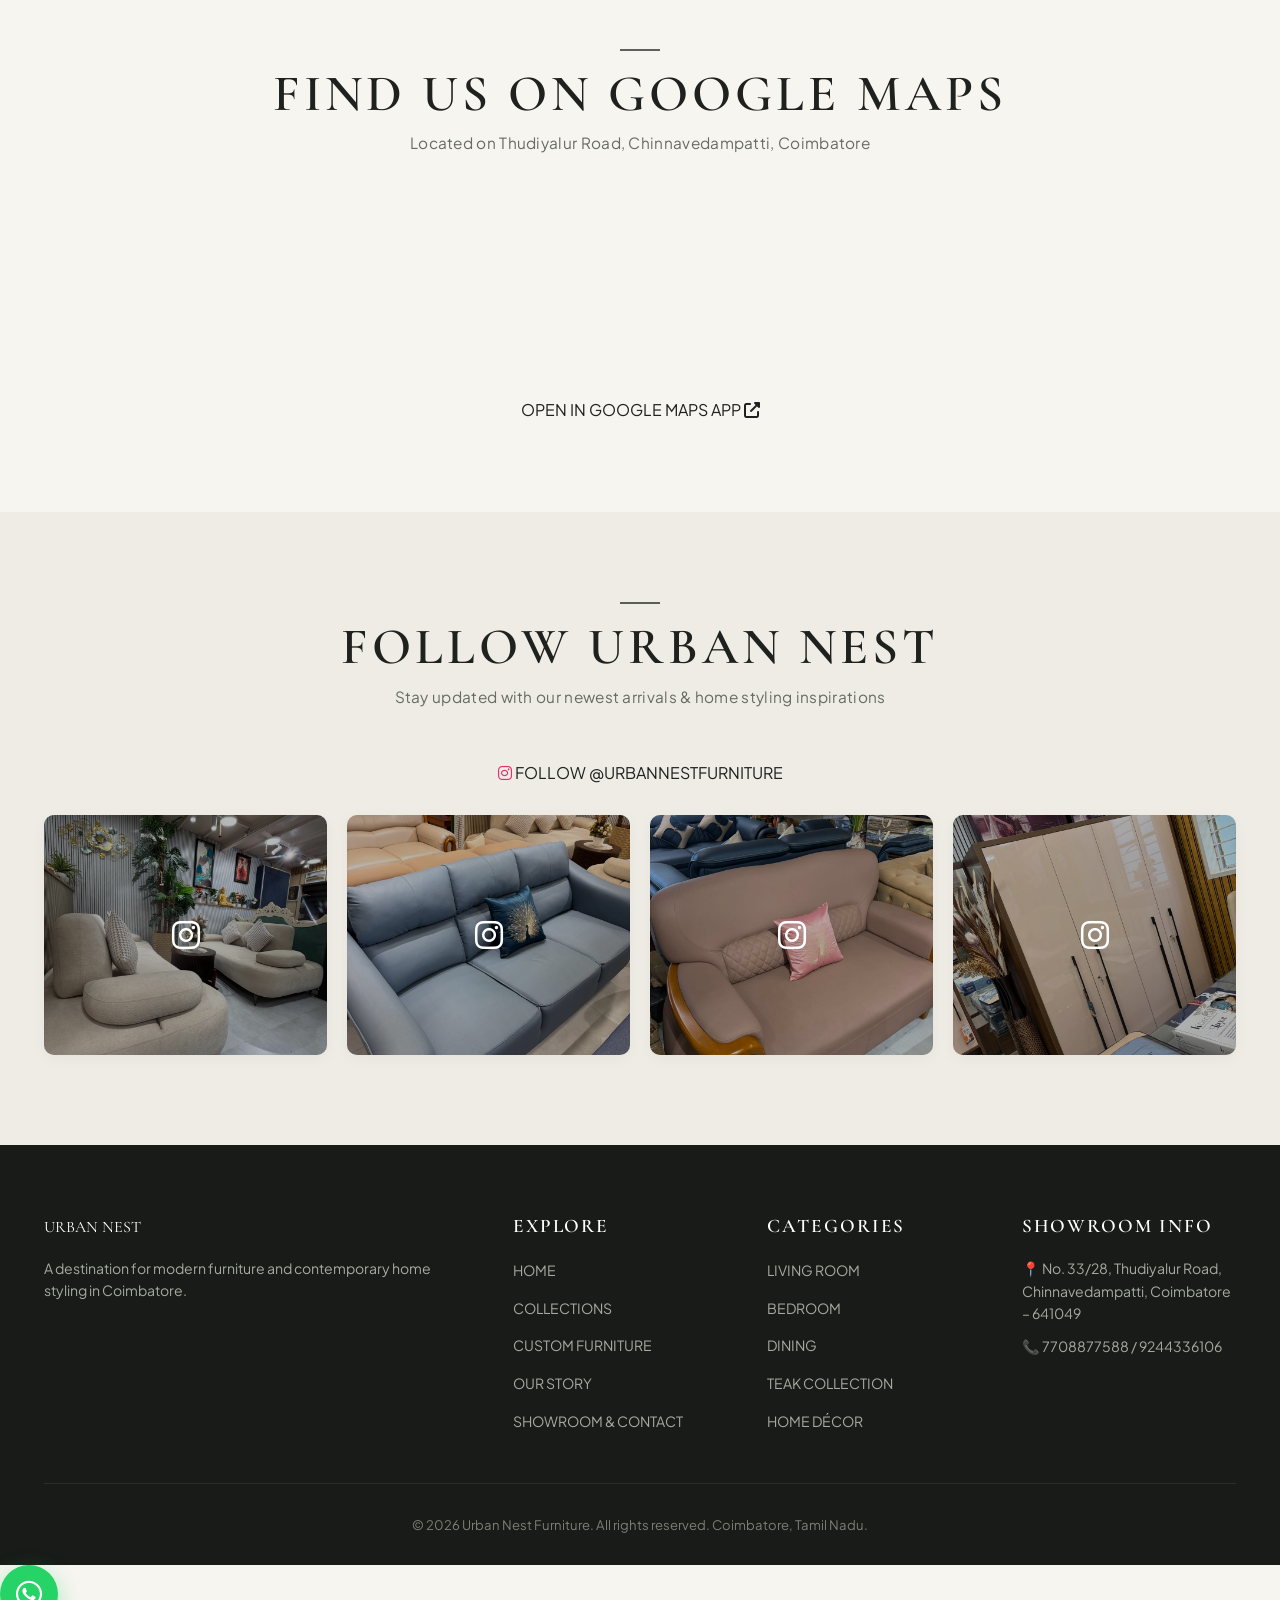
<file: Contact.html>
<!DOCTYPE html>
<html lang="en">
<head>
  <meta charset="UTF-8">
  <meta name="viewport" content="width=device-width, initial-scale=1.0">
  <title>Showroom & Contact — Urban Nest | Chinnavedampatti, Coimbatore</title>
  <meta name="description" content="Visit the Urban Nest Furniture Showroom at No. 33/28, Thudiyalur Road, Chinnavedampatti, Coimbatore. Call 7708877588 / 9244336106 or get directions today.">
  
  <!-- Fonts & Icons -->
  <link rel="preconnect" href="https://fonts.googleapis.com">
  <link rel="preconnect" href="https://fonts.gstatic.com" crossorigin>
  <link href="https://cdnjs.cloudflare.com/ajax/libs/font-awesome/6.4.0/css/all.min.css" rel="stylesheet">
  
  <!-- CSS -->
  <link rel="stylesheet" href="style.css">
</head>
<body>

  <!-- Header / Navbar matching reference design -->
  <nav class="navbar" id="mainNavbar">
    <div class="container navbar-inner">
      <a href="index.html" class="brand-logo">
        <svg class="logo-symbol" viewBox="0 0 24 24" fill="none" stroke="currentColor" stroke-width="1.8" stroke-linecap="round" stroke-linejoin="round">
          <path d="M12 2L2 7l10 5 10-5-10-5zM2 17l10 5 10-5M2 12l10 5 10-5"/>
        </svg>
        URBAN NEST
      </a>

      <ul class="nav-links" id="navLinks">
        <li><a href="index.html">HOME</a></li>
        <li><a href="collections.html">COLLECTIONS</a></li>
        <li><a href="custom-furniture.html">CUSTOM</a></li>
        <li><a href="about.html">ABOUT</a></li>
        <li><a href="contact.html" class="active">CONTACT</a></li>
      </ul>

      <div class="nav-actions">
        <a href="https://wa.me/917708877588?text=Hi%20Urban%20Nest,%20I'm%20planning%20to%20visit%20your%20showroom." target="_blank" class="btn btn-whatsapp">
          <i class="fab fa-whatsapp"></i> WhatsApp
        </a>
        <button class="mobile-toggle" id="mobileToggle" aria-label="Toggle Navigation">
          <i class="fas fa-bars"></i>
        </button>
      </div>
    </div>
  </nav>

  <!-- Hero Section -->
  <section class="section-padding" style="padding-top: calc(var(--header-height) + 50px); background: var(--bg-main);">
    <div class="container" style="text-align: center;">
      <div class="section-label-line">
        <h1 class="section-title" style="font-size: clamp(2.6rem, 5vw, 4.2rem);">
          COME SEE IT.<br>FEEL IT.<br>MAKE IT YOURS.
        </h1>
        <p class="section-subtitle" style="max-width: 650px; margin-left: auto; margin-right: auto;">
          Experience our craftsmanship in person. Touch fabrics, test mattress firmness, and explore teak wood grains in our Chinnavedampatti showroom.
        </p>
      </div>

      <!-- Action Buttons -->
      <div style="display: flex; justify-content: center; flex-wrap: wrap; gap: 16px; margin-top: 20px;">
        <a href="tel:7708877588" class="btn btn-olive">
          <i class="fas fa-phone-alt"></i> CALL NOW
        </a>
        <a href="https://wa.me/917708877588?text=Hi%20Urban%20Nest,%20I'd%20like%20to%20visit%20your%20showroom." target="_blank" class="btn btn-whatsapp">
          <i class="fab fa-whatsapp"></i> WHATSAPP
        </a>
        <a href="#mapSection" class="btn btn-outline-dark">
          <i class="fas fa-location-arrow"></i> GET DIRECTIONS
        </a>
      </div>
    </div>
  </section>

  <!-- Showroom Details Section -->
  <section class="section-padding" style="background: var(--bg-subtle);">
    <div class="container">
      <div class="grid-2" style="gap: 36px; align-items: stretch;">
        
        <!-- Details Box -->
        <div style="background: #FFFFFF; border-radius: var(--radius-md); padding: 40px; border: 1px solid var(--border-medium); display: flex; flex-direction: column; justify-content: space-between;">
          <div>
            <h2 style="font-size: 2rem; color: var(--text-dark); margin-bottom: 24px; letter-spacing: 0.08em;">
              URBAN NEST FURNITURE
            </h2>

            <div style="display: flex; flex-direction: column; gap: 24px; margin-bottom: 36px;">
              
              <!-- Address -->
              <div style="display: flex; gap: 16px; align-items: flex-start;">
                <div style="width: 44px; height: 44px; background: var(--bg-subtle); border-radius: 50%; display: flex; align-items: center; justify-content: center; color: var(--primary-olive); font-size: 1.2rem; flex-shrink: 0;">
                  <i class="fas fa-map-marker-alt"></i>
                </div>
                <div>
                  <h4 style="font-size: 1rem; margin-bottom: 4px;">SHOWROOM ADDRESS</h4>
                  <p style="color: var(--text-muted); font-size: 0.95rem; line-height: 1.5;">
                    📍 No. 33/28, Thudiyalur Road,<br>
                    Chinnavedampatti, Coimbatore – 641049
                  </p>
                </div>
              </div>

              <!-- Phone Numbers -->
              <div style="display: flex; gap: 16px; align-items: flex-start;">
                <div style="width: 44px; height: 44px; background: var(--bg-subtle); border-radius: 50%; display: flex; align-items: center; justify-content: center; color: var(--primary-olive); font-size: 1.2rem; flex-shrink: 0;">
                  <i class="fas fa-phone-alt"></i>
                </div>
                <div>
                  <h4 style="font-size: 1rem; margin-bottom: 4px;">CONTACT NUMBERS</h4>
                  <p style="color: var(--text-dark); font-size: 1.05rem; font-weight: 700;">
                    <a href="tel:7708877588" style="color: var(--primary-olive);">7708877588</a> &nbsp;|&nbsp; 
                    <a href="tel:9244336106" style="color: var(--primary-olive);">9244336106</a>
                  </p>
                </div>
              </div>

              <!-- Opening Hours -->
              <div style="display: flex; gap: 16px; align-items: flex-start;">
                <div style="width: 44px; height: 44px; background: var(--bg-subtle); border-radius: 50%; display: flex; align-items: center; justify-content: center; color: var(--primary-olive); font-size: 1.2rem; flex-shrink: 0;">
                  <i class="fas fa-clock"></i>
                </div>
                <div>
                  <h4 style="font-size: 1rem; margin-bottom: 4px;">OPENING HOURS</h4>
                  <p style="color: var(--text-muted); font-size: 0.95rem;">
                    Monday – Sunday: <strong style="color: var(--text-dark);">10:00 AM – 8:30 PM</strong><br>
                    <span style="font-size: 0.82rem; color: var(--primary-olive); font-weight: 600;">Open All 7 Days For Visits</span>
                  </p>
                </div>
              </div>

            </div>
          </div>

          <div style="display: flex; gap: 12px; flex-wrap: wrap;">
            <a href="tel:7708877588" class="btn btn-olive" style="flex: 1;">📞 Call 7708877588</a>
            <a href="tel:9244336106" class="btn btn-outline-dark" style="flex: 1;">📞 Call 9244336106</a>
          </div>
        </div>

        <!-- Image Box -->
        <div style="border-radius: var(--radius-md); overflow: hidden; border: 1px solid var(--border-medium); position: relative; min-height: 380px;">
          <img src="26.jpeg" alt="Urban Nest Showroom Front View" style="width: 100%; height: 100%; object-fit: cover;">
          <div style="position: absolute; inset: 0; background: linear-gradient(180deg, transparent 40%, rgba(0,0,0,0.8) 100%); padding: 30px; display: flex; flex-direction: column; justify-content: flex-end;">
            <h3 style="font-size: 1.4rem; color: #fff; margin-bottom: 6px;">Experience Luxury Furniture In Person</h3>
            <p style="color: rgba(255,255,255,0.85); font-size: 0.88rem;">Visit our Chinnavedampatti display area to test couch comfort & wood finishes.</p>
          </div>
        </div>

      </div>
    </div>
  </section>

  <!-- Google Maps Section -->
  <section class="section-padding" id="mapSection" style="background: var(--bg-main);">
    <div class="container">
      <div class="section-label-line">
        <h2 class="section-title">FIND US ON GOOGLE MAPS</h2>
        <p class="section-subtitle">Located on Thudiyalur Road, Chinnavedampatti, Coimbatore</p>
      </div>

      <div class="map-frame">
        <iframe 
          src="https://www.google.com/maps/embed?pb=!1m18!1m12!1m3!1d3915.7725917822986!2d76.9634789!3d11.0556708!2m3!1f0!2f0!3f0!3m2!1i1024!2i768!4f13.1!3m3!1m2!1s0x3ba85885c3453b5d%3A0x6b49e1a90c0cfbd0!2sChinnavedampatti%2C%20Coimbatore%2C%20Tamil%20Nadu%20641049!5e0!3m2!1sen!2sin!4v1700000000000!5m2!1sen!2sin" 
          width="100%" 
          height="100%" 
          style="border:0;" 
          allowfullscreen="" 
          loading="lazy" 
          referrerpolicy="no-referrer-when-downgrade"
          title="Urban Nest Furniture Coimbatore Location">
        </iframe>
      </div>
      
      <div style="text-align: center; margin-top: 20px;">
        <a href="https://maps.google.com/?q=Chinnavedampatti,+Coimbatore" target="_blank" class="btn btn-outline-dark">
          OPEN IN GOOGLE MAPS APP <i class="fas fa-external-link-alt"></i>
        </a>
      </div>
    </div>
  </section>

  <!-- Instagram Section -->
  <section class="section-padding" style="background: var(--bg-subtle);">
    <div class="container">
      <div class="section-label-line">
        <h2 class="section-title">FOLLOW URBAN NEST</h2>
        <p class="section-subtitle">Stay updated with our newest arrivals & home styling inspirations</p>
        <a href="https://instagram.com" target="_blank" class="btn btn-outline-dark" style="margin-top: 10px;">
          <i class="fab fa-instagram" style="color: #E1306C;"></i> FOLLOW @URBANNESTFURNITURE
        </a>
      </div>

      <div class="grid-4" style="margin-top: 30px;">
        <a href="https://instagram.com" target="_blank" class="overlay-card" style="height: 240px;">
          <img src="8.jpeg" alt="Instagram Showcase 1">
          <div class="overlay-card-mask">
            <i class="fab fa-instagram" style="font-size: 2rem; color: #FFF;"></i>
          </div>
        </a>

        <a href="https://instagram.com" target="_blank" class="overlay-card" style="height: 240px;">
          <img src="14.jpeg" alt="Instagram Showcase 2">
          <div class="overlay-card-mask">
            <i class="fab fa-instagram" style="font-size: 2rem; color: #FFF;"></i>
          </div>
        </a>

        <a href="https://instagram.com" target="_blank" class="overlay-card" style="height: 240px;">
          <img src="22.jpeg" alt="Instagram Showcase 3">
          <div class="overlay-card-mask">
            <i class="fab fa-instagram" style="font-size: 2rem; color: #FFF;"></i>
          </div>
        </a>

        <a href="https://instagram.com" target="_blank" class="overlay-card" style="height: 240px;">
          <img src="25.jpeg" alt="Instagram Showcase 4">
          <div class="overlay-card-mask">
            <i class="fab fa-instagram" style="font-size: 2rem; color: #FFF;"></i>
          </div>
        </a>
      </div>
    </div>
  </section>

  <!-- Footer -->
  <footer>
    <div class="container">
      <div class="footer-grid">
        <div class="footer-col">
          <a href="index.html" class="brand-logo" style="color: #FFF; margin-bottom: 16px;">
            URBAN NEST
          </a>
          <p style="color: #A5ABA0; font-size: 0.88rem; margin-bottom: 20px;">
            A destination for modern furniture and contemporary home styling in Coimbatore.
          </p>
        </div>

        <div class="footer-col">
          <h4>EXPLORE</h4>
          <ul class="footer-links">
            <li><a href="index.html">HOME</a></li>
            <li><a href="collections.html">COLLECTIONS</a></li>
            <li><a href="custom-furniture.html">CUSTOM FURNITURE</a></li>
            <li><a href="about.html">OUR STORY</a></li>
            <li><a href="contact.html">SHOWROOM & CONTACT</a></li>
          </ul>
        </div>

        <div class="footer-col">
          <h4>CATEGORIES</h4>
          <ul class="footer-links">
            <li><a href="collections.html?category=living">LIVING ROOM</a></li>
            <li><a href="collections.html?category=bedroom">BEDROOM</a></li>
            <li><a href="collections.html?category=dining">DINING</a></li>
            <li><a href="collections.html?category=teak">TEAK COLLECTION</a></li>
            <li><a href="collections.html?category=decor">HOME DÉCOR</a></li>
          </ul>
        </div>

        <div class="footer-col">
          <h4>SHOWROOM INFO</h4>
          <p style="color: #A5ABA0; font-size: 0.88rem; margin-bottom: 10px;">
            📍 No. 33/28, Thudiyalur Road, Chinnavedampatti, Coimbatore – 641049
          </p>
          <p style="color: #A5ABA0; font-size: 0.88rem; margin-bottom: 6px;">
            📞 7708877588 / 9244336106
          </p>
        </div>
      </div>

      <div class="footer-bottom">
        <p>&copy; 2026 Urban Nest Furniture. All rights reserved. Coimbatore, Tamil Nadu.</p>
      </div>
    </div>
  </footer>

  <!-- Floating WhatsApp -->
  <a href="https://wa.me/917708877588?text=Hi%20Urban%20Nest,%20I'd%20like%20to%20visit%20your%20showroom." target="_blank" class="whatsapp-float" aria-label="WhatsApp Enquiry">
    <i class="fab fa-whatsapp"></i>
  </a>

  <!-- Mobile Sticky Bar -->
  <div class="mobile-sticky-bar">
    <a href="tel:7708877588" class="mobile-action-btn call">
      <i class="fas fa-phone-alt"></i> Call
    </a>
    <a href="https://wa.me/917708877588?text=Hi%20Urban%20Nest,%20I'd%20like%20to%20visit%20your%20showroom." target="_blank" class="mobile-action-btn wa">
      <i class="fab fa-whatsapp"></i> WhatsApp
    </a>
    <a href="#mapSection" class="mobile-action-btn nav">
      <i class="fas fa-location-dot"></i> Get Directions
    </a>
  </div>

  <script src="app.js"></script>
</body>
</html>
</file>
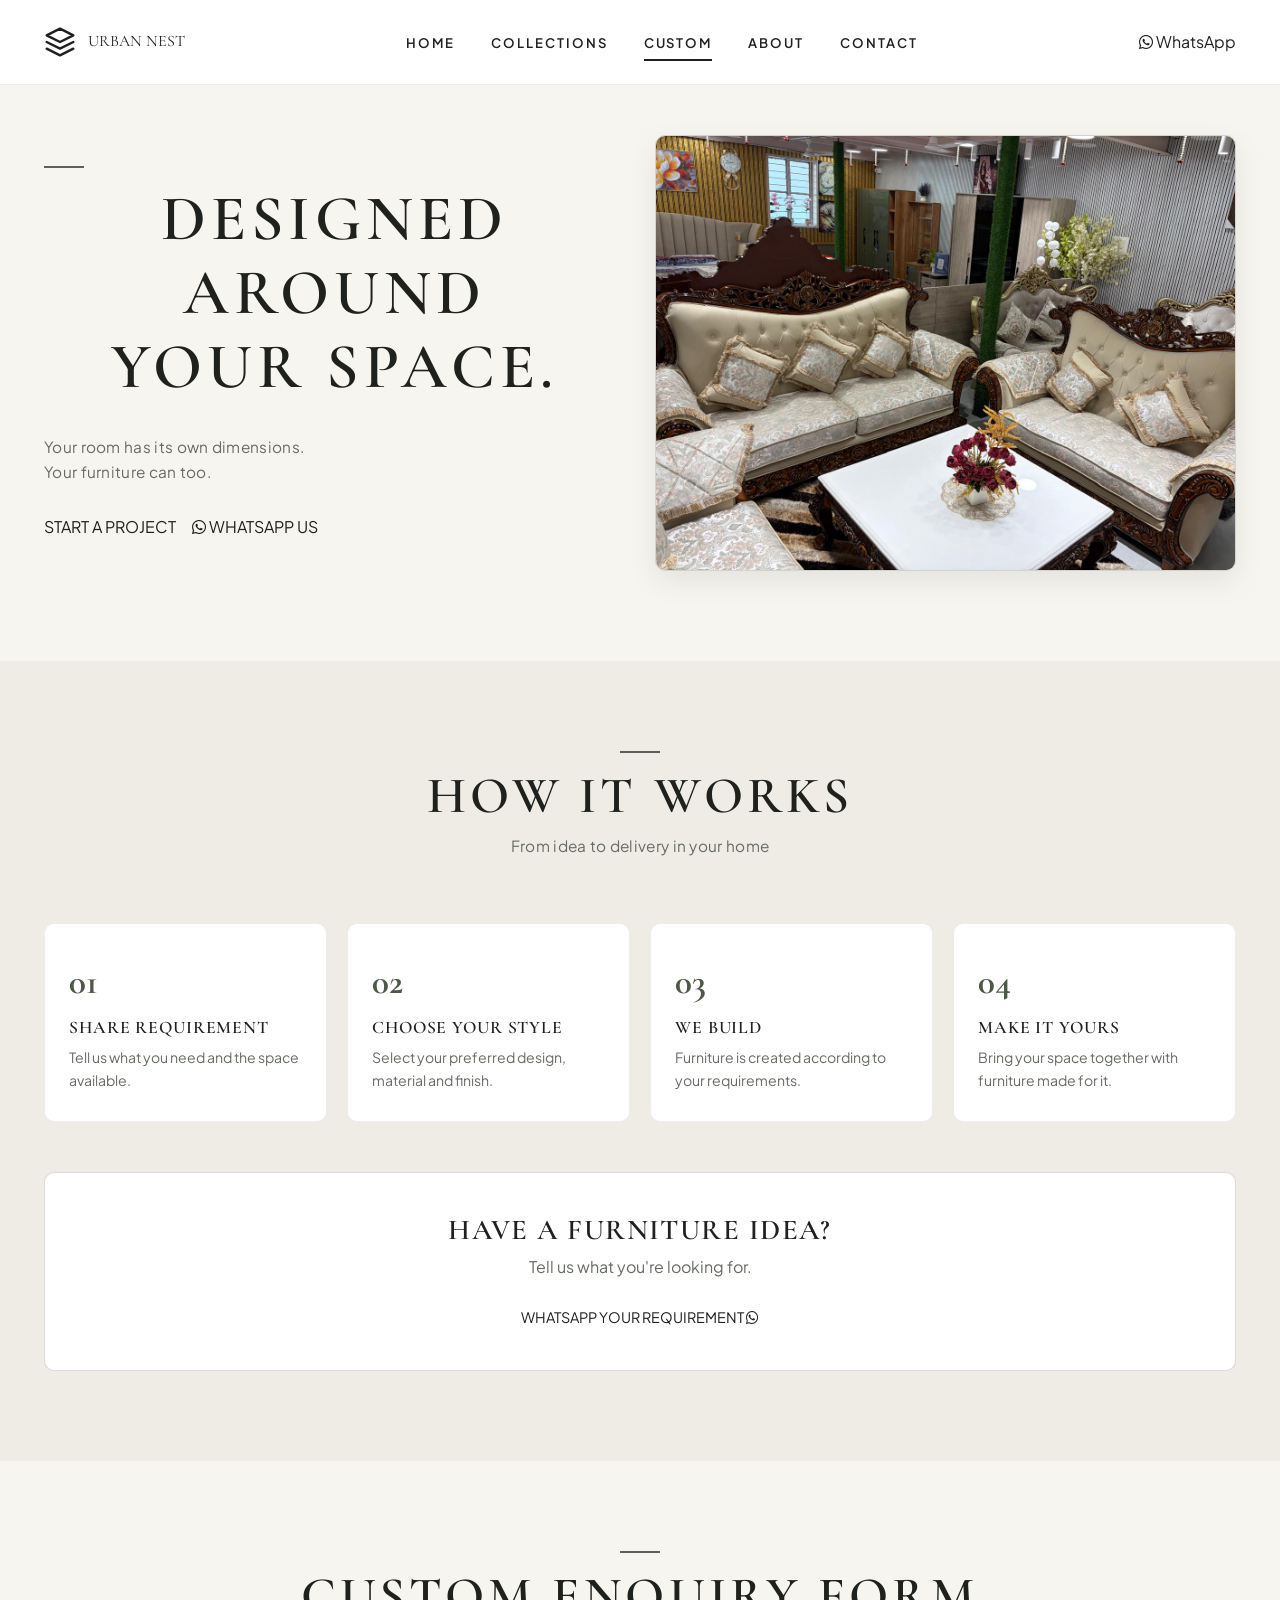
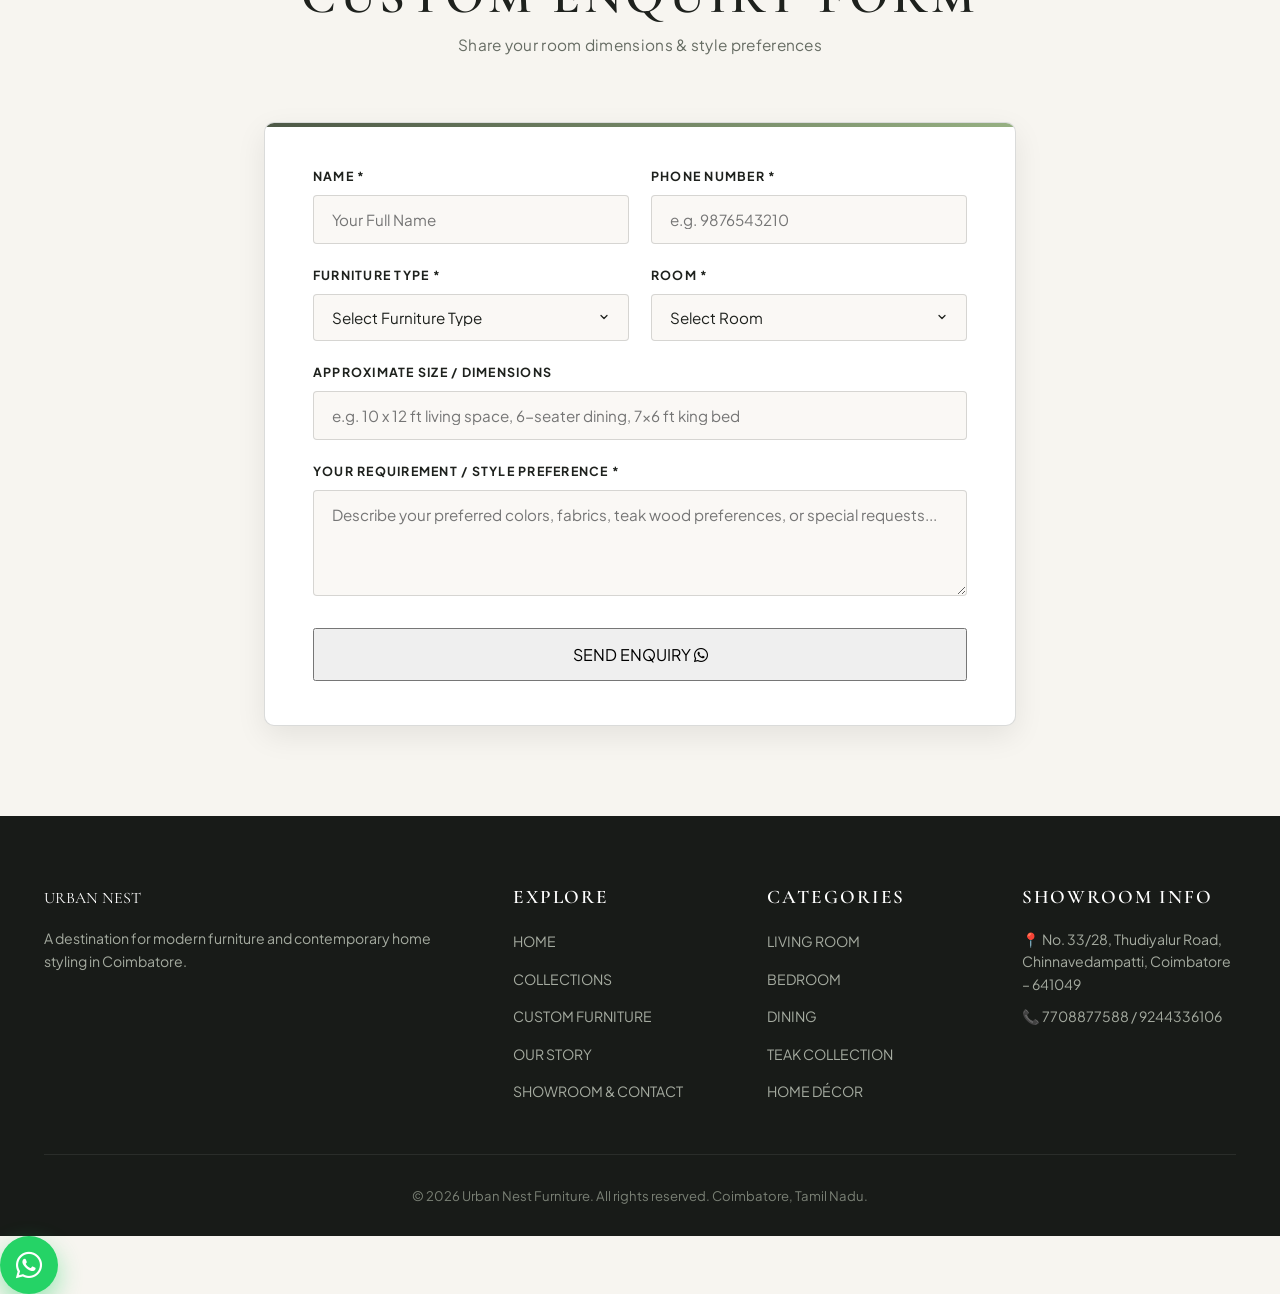
<file: Custom Furniture.html>
<!DOCTYPE html>
<html lang="en">
<head>
  <meta charset="UTF-8">
  <meta http-equiv="refresh" content="0; url=custom-furniture.html">
  <title>Redirecting to Urban Nest Custom Furniture...</title>
</head>
<body>
  <p>Redirecting to <a href="custom-furniture.html">Urban Nest Custom Furniture</a>...</p>
</body>
</html>
</file>
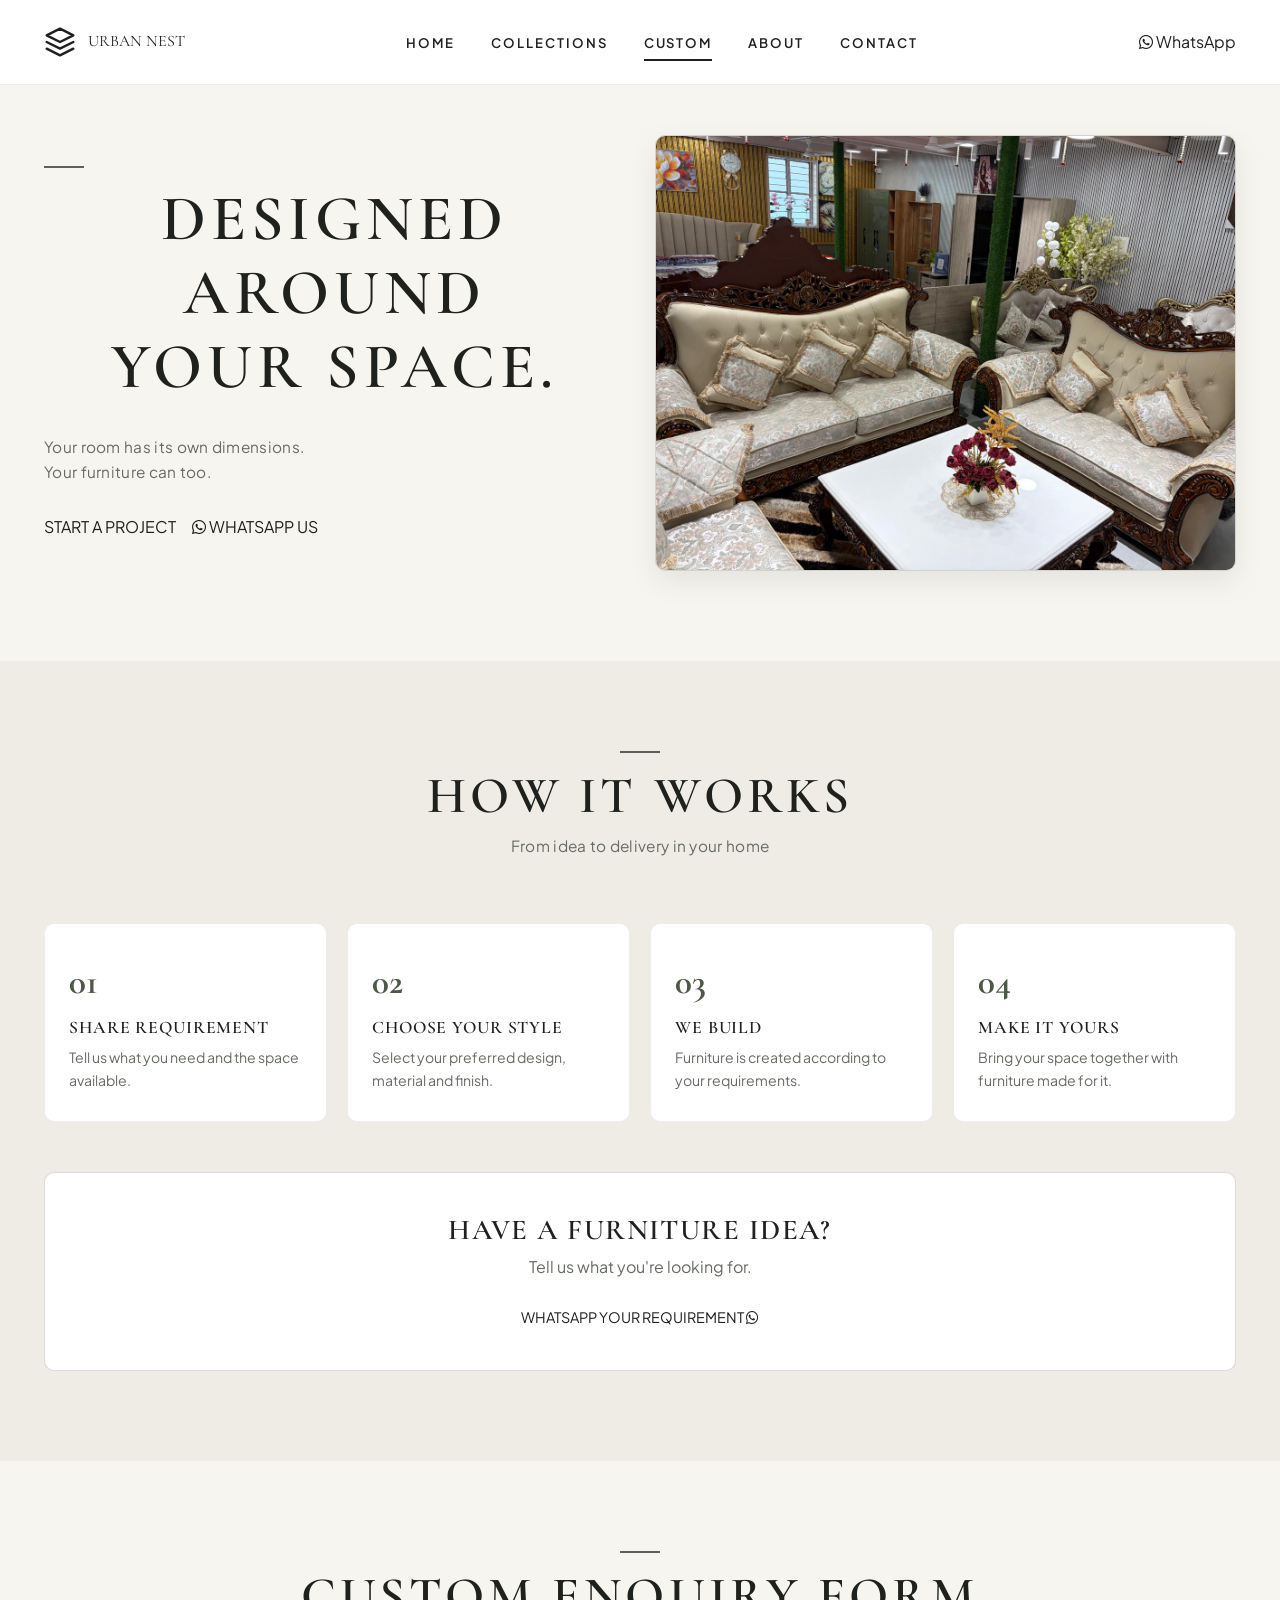
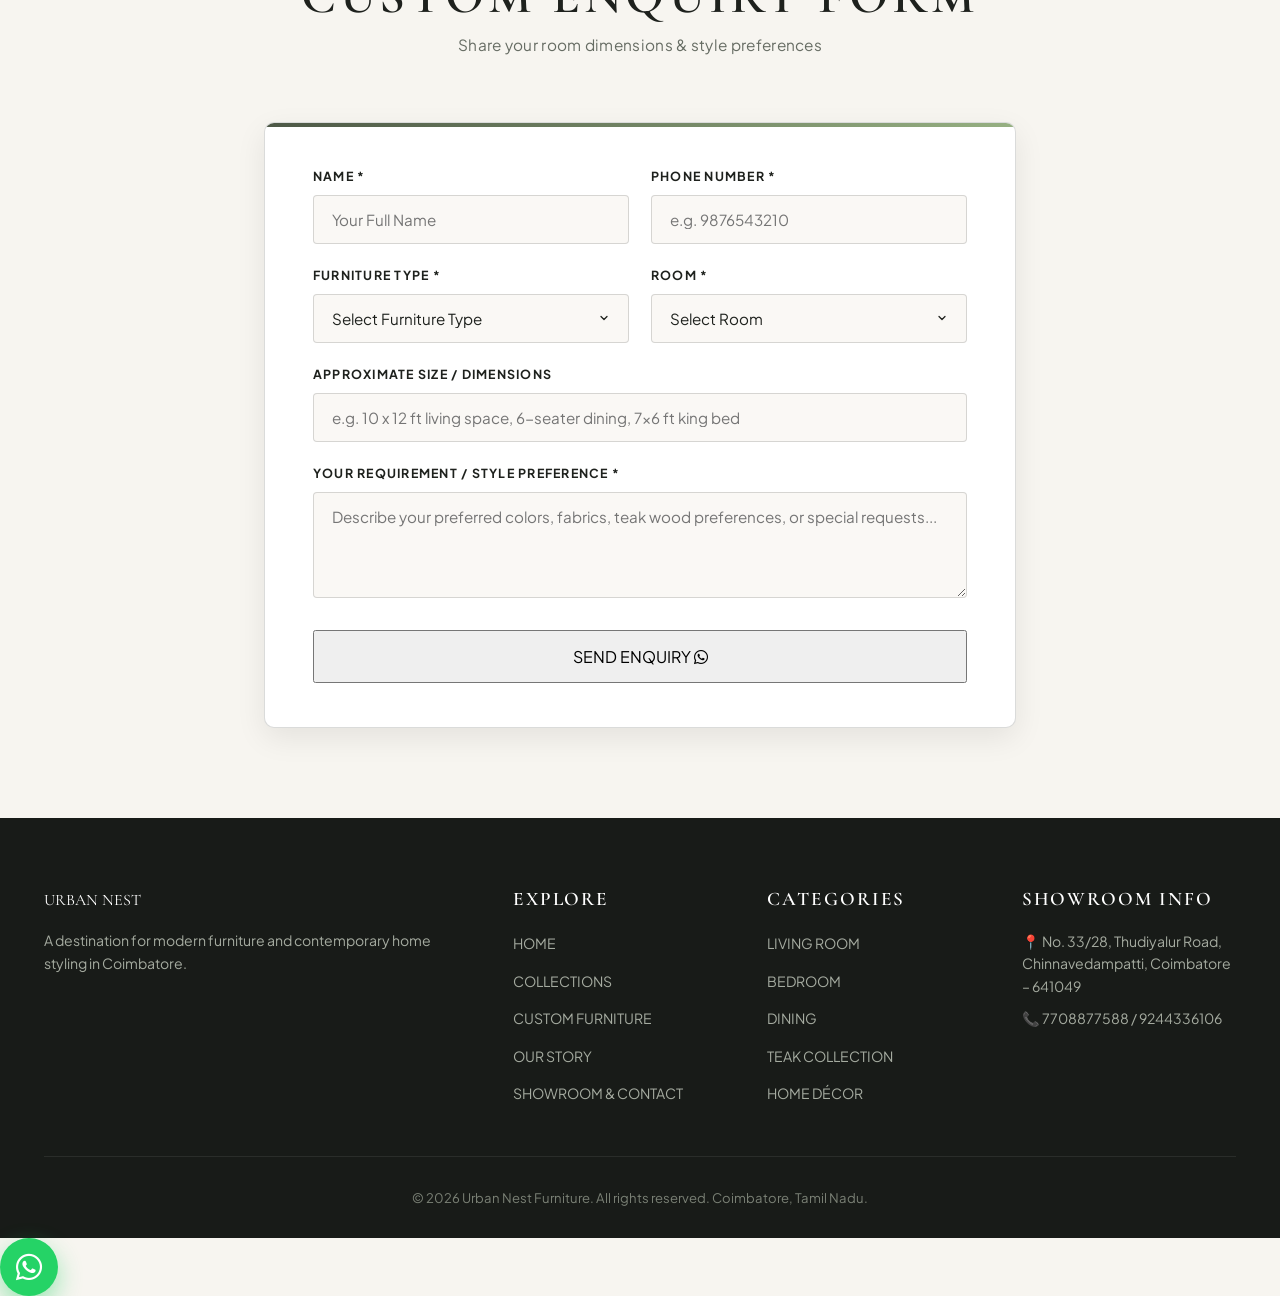
<file: custom-furniture.html>
<!DOCTYPE html>
<html lang="en">
<head>
  <meta charset="UTF-8">
  <meta name="viewport" content="width=device-width, initial-scale=1.0">
  <title>Custom Furniture — Urban Nest | Designed Around Your Space in Coimbatore</title>
  <meta name="description" content="Custom tailor-made furniture in Coimbatore by Urban Nest. Sofas, Teak Dining, Beds, and Wardrobes designed for your exact room dimensions and style preferences.">
  
  <!-- Fonts & Icons -->
  <link rel="preconnect" href="https://fonts.googleapis.com">
  <link rel="preconnect" href="https://fonts.gstatic.com" crossorigin>
  <link href="https://cdnjs.cloudflare.com/ajax/libs/font-awesome/6.4.0/css/all.min.css" rel="stylesheet">
  
  <!-- CSS -->
  <link rel="stylesheet" href="style.css">
</head>
<body>

  <!-- Header / Navbar matching reference design -->
  <nav class="navbar" id="mainNavbar">
    <div class="container navbar-inner">
      <a href="index.html" class="brand-logo">
        <svg class="logo-symbol" viewBox="0 0 24 24" fill="none" stroke="currentColor" stroke-width="1.8" stroke-linecap="round" stroke-linejoin="round">
          <path d="M12 2L2 7l10 5 10-5-10-5zM2 17l10 5 10-5M2 12l10 5 10-5"/>
        </svg>
        URBAN NEST
      </a>

      <ul class="nav-links" id="navLinks">
        <li><a href="index.html">HOME</a></li>
        <li><a href="collections.html">COLLECTIONS</a></li>
        <li><a href="custom-furniture.html" class="active">CUSTOM</a></li>
        <li><a href="about.html">ABOUT</a></li>
        <li><a href="contact.html">CONTACT</a></li>
      </ul>

      <div class="nav-actions">
        <a href="https://wa.me/917708877588?text=Hi%20Urban%20Nest,%20I'm%20interested%20in%20custom%20furniture." target="_blank" class="btn btn-whatsapp">
          <i class="fab fa-whatsapp"></i> WhatsApp
        </a>
        <button class="mobile-toggle" id="mobileToggle" aria-label="Toggle Navigation">
          <i class="fas fa-bars"></i>
        </button>
      </div>
    </div>
  </nav>

  <!-- Hero Section -->
  <section class="section-padding" style="padding-top: calc(var(--header-height) + 50px); background: var(--bg-main);">
    <div class="container">
      <div class="grid-2" style="align-items: center;">
        <div>
          <div class="section-label-line" style="align-items: flex-start;">
            <h1 class="section-title" style="font-size: clamp(2.5rem, 5vw, 4rem);">
              DESIGNED AROUND<br>YOUR SPACE.
            </h1>
          </div>
          <p class="section-subtitle" style="margin-bottom: 30px;">
            Your room has its own dimensions.<br>Your furniture can too.
          </p>
          <div style="display: flex; gap: 16px; flex-wrap: wrap;">
            <a href="#customFormSection" class="btn btn-olive">START A PROJECT</a>
            <a href="https://wa.me/917708877588?text=Hi%20Urban%20Nest,%20I'd%20like%20to%20discuss%20a%20custom%20furniture%20project." target="_blank" class="btn btn-whatsapp">
              <i class="fab fa-whatsapp"></i> WHATSAPP US
            </a>
          </div>
        </div>

        <div>
          <div style="border-radius: var(--radius-md); overflow: hidden; border: 1px solid var(--border-medium); box-shadow: var(--shadow-md);">
            <img src="5.jpeg" alt="Custom Furniture Design at Urban Nest">
          </div>
        </div>
      </div>
    </div>
  </section>

  <!-- How It Works Section -->
  <section class="section-padding" style="background: var(--bg-subtle);">
    <div class="container">
      <div class="section-label-line">
        <h2 class="section-title">HOW IT WORKS</h2>
        <p class="section-subtitle">From idea to delivery in your home</p>
      </div>

      <div class="grid-4">
        
        <!-- Step 1 -->
        <div style="background: #FFFFFF; border-radius: var(--radius-md); padding: 30px 24px; border: 1px solid var(--border-light); position: relative;">
          <div style="font-family: var(--font-heading); font-size: 2.2rem; font-weight: 700; color: var(--primary-olive); margin-bottom: 8px;">01</div>
          <h3 style="font-size: 1.1rem; margin-bottom: 8px;">SHARE REQUIREMENT</h3>
          <p style="font-size: 0.88rem; color: var(--text-muted);">Tell us what you need and the space available.</p>
        </div>

        <!-- Step 2 -->
        <div style="background: #FFFFFF; border-radius: var(--radius-md); padding: 30px 24px; border: 1px solid var(--border-light); position: relative;">
          <div style="font-family: var(--font-heading); font-size: 2.2rem; font-weight: 700; color: var(--primary-olive); margin-bottom: 8px;">02</div>
          <h3 style="font-size: 1.1rem; margin-bottom: 8px;">CHOOSE YOUR STYLE</h3>
          <p style="font-size: 0.88rem; color: var(--text-muted);">Select your preferred design, material and finish.</p>
        </div>

        <!-- Step 3 -->
        <div style="background: #FFFFFF; border-radius: var(--radius-md); padding: 30px 24px; border: 1px solid var(--border-light); position: relative;">
          <div style="font-family: var(--font-heading); font-size: 2.2rem; font-weight: 700; color: var(--primary-olive); margin-bottom: 8px;">03</div>
          <h3 style="font-size: 1.1rem; margin-bottom: 8px;">WE BUILD</h3>
          <p style="font-size: 0.88rem; color: var(--text-muted);">Furniture is created according to your requirements.</p>
        </div>

        <!-- Step 4 -->
        <div style="background: #FFFFFF; border-radius: var(--radius-md); padding: 30px 24px; border: 1px solid var(--border-light); position: relative;">
          <div style="font-family: var(--font-heading); font-size: 2.2rem; font-weight: 700; color: var(--primary-olive); margin-bottom: 8px;">04</div>
          <h3 style="font-size: 1.1rem; margin-bottom: 8px;">MAKE IT YOURS</h3>
          <p style="font-size: 0.88rem; color: var(--text-muted);">Bring your space together with furniture made for it.</p>
        </div>

      </div>

      <!-- CTA Box -->
      <div style="margin-top: 50px; background: #FFFFFF; border: 1px solid var(--border-medium); border-radius: var(--radius-md); padding: 40px; text-align: center;">
        <h3 style="font-size: 1.8rem; margin-bottom: 8px;">HAVE A FURNITURE IDEA?</h3>
        <p style="color: var(--text-muted); font-size: 1rem; margin-bottom: 24px;">Tell us what you're looking for.</p>
        <a href="https://wa.me/917708877588?text=Hi%20Urban%20Nest,%20I%20have%20a%20custom%20furniture%20idea!" target="_blank" class="btn btn-whatsapp" style="font-size: 0.9rem; padding: 14px 32px;">
          WHATSAPP YOUR REQUIREMENT <i class="fab fa-whatsapp"></i>
        </a>
      </div>
    </div>
  </section>

  <!-- Custom Form Section -->
  <section class="section-padding" id="customFormSection" style="background: var(--bg-main);">
    <div class="container" style="max-width: 800px;">
      <div class="section-label-line">
        <h2 class="section-title">CUSTOM ENQUIRY FORM</h2>
        <p class="section-subtitle">Share your room dimensions & style preferences</p>
      </div>

      <!-- Success Notification Banner -->
      <div id="formSuccessMessage" style="display: none; background: rgba(37, 211, 102, 0.1); border: 1px solid #25D366; border-radius: var(--radius-sm); padding: 16px; text-align: center; margin-bottom: 24px;">
        <i class="fas fa-check-circle" style="font-size: 1.5rem; color: #25D366; margin-bottom: 6px;"></i>
        <h4 style="color: var(--text-dark); margin-bottom: 4px;">Requirement Received!</h4>
        <p style="color: var(--text-muted); font-size: 0.85rem;">Opening WhatsApp now to connect you directly with our Urban Nest design consultant...</p>
      </div>

      <div class="form-box">
        <form id="customEnquiryForm">
          <div class="form-grid">
            
            <div class="form-group">
              <label for="name" class="form-label">Name *</label>
              <input type="text" id="name" class="form-input" placeholder="Your Full Name" required>
            </div>

            <div class="form-group">
              <label for="phone" class="form-label">Phone Number *</label>
              <input type="tel" id="phone" class="form-input" placeholder="e.g. 9876543210" required>
            </div>

            <div class="form-group">
              <label for="furnitureType" class="form-label">Furniture Type *</label>
              <select id="furnitureType" class="form-select" required>
                <option value="" disabled selected>Select Furniture Type</option>
                <option value="Sofa / Sectional">Sofa / Sectional / Lounge</option>
                <option value="Dining Set">Dining Set / Dining Table</option>
                <option value="Cot / Bed">Cot / Bed / Headboard</option>
                <option value="Teak Wood Item">Teak Wood Custom Furniture</option>
                <option value="Wardrobe">Wardrobe / Storage Units</option>
                <option value="Decor / Swing">Decor / Wooden Swing / Accent</option>
                <option value="Complete Home Interior">Complete Home Interior</option>
              </select>
            </div>

            <div class="form-group">
              <label for="room" class="form-label">Room *</label>
              <select id="room" class="form-select" required>
                <option value="" disabled selected>Select Room</option>
                <option value="Living Room">Living Room</option>
                <option value="Master Bedroom">Master Bedroom</option>
                <option value="Guest Bedroom">Guest Bedroom</option>
                <option value="Dining Area">Dining Area</option>
                <option value="Balcony / Outdoor">Balcony / Outdoor</option>
                <option value="Entire Home">Entire Home</option>
              </select>
            </div>

            <div class="form-group full">
              <label for="size" class="form-label">Approximate Size / Dimensions</label>
              <input type="text" id="size" class="form-input" placeholder="e.g. 10 x 12 ft living space, 6-seater dining, 7x6 ft king bed">
            </div>

            <div class="form-group full">
              <label for="requirement" class="form-label">Your Requirement / Style Preference *</label>
              <textarea id="requirement" rows="4" class="form-textarea" placeholder="Describe your preferred colors, fabrics, teak wood preferences, or special requests..." required></textarea>
            </div>

            <div class="form-group full" style="margin-top: 10px;">
              <button type="submit" class="btn btn-olive" style="width: 100%; padding: 14px;">
                SEND ENQUIRY <i class="fab fa-whatsapp"></i>
              </button>
            </div>

          </div>
        </form>
      </div>

    </div>
  </section>

  <!-- Footer -->
  <footer>
    <div class="container">
      <div class="footer-grid">
        <div class="footer-col">
          <a href="index.html" class="brand-logo" style="color: #FFF; margin-bottom: 16px;">
            URBAN NEST
          </a>
          <p style="color: #A5ABA0; font-size: 0.88rem; margin-bottom: 20px;">
            A destination for modern furniture and contemporary home styling in Coimbatore.
          </p>
        </div>

        <div class="footer-col">
          <h4>EXPLORE</h4>
          <ul class="footer-links">
            <li><a href="index.html">HOME</a></li>
            <li><a href="collections.html">COLLECTIONS</a></li>
            <li><a href="custom-furniture.html">CUSTOM FURNITURE</a></li>
            <li><a href="about.html">OUR STORY</a></li>
            <li><a href="contact.html">SHOWROOM & CONTACT</a></li>
          </ul>
        </div>

        <div class="footer-col">
          <h4>CATEGORIES</h4>
          <ul class="footer-links">
            <li><a href="collections.html?category=living">LIVING ROOM</a></li>
            <li><a href="collections.html?category=bedroom">BEDROOM</a></li>
            <li><a href="collections.html?category=dining">DINING</a></li>
            <li><a href="collections.html?category=teak">TEAK COLLECTION</a></li>
            <li><a href="collections.html?category=decor">HOME DÉCOR</a></li>
          </ul>
        </div>

        <div class="footer-col">
          <h4>SHOWROOM INFO</h4>
          <p style="color: #A5ABA0; font-size: 0.88rem; margin-bottom: 10px;">
            📍 No. 33/28, Thudiyalur Road, Chinnavedampatti, Coimbatore – 641049
          </p>
          <p style="color: #A5ABA0; font-size: 0.88rem; margin-bottom: 6px;">
            📞 7708877588 / 9244336106
          </p>
        </div>
      </div>

      <div class="footer-bottom">
        <p>&copy; 2026 Urban Nest Furniture. All rights reserved. Coimbatore, Tamil Nadu.</p>
      </div>
    </div>
  </footer>

  <!-- Floating WhatsApp -->
  <a href="https://wa.me/917708877588?text=Hi%20Urban%20Nest,%20I'm%20interested%20in%20custom%20furniture." target="_blank" class="whatsapp-float" aria-label="WhatsApp Enquiry">
    <i class="fab fa-whatsapp"></i>
  </a>

  <!-- Mobile Sticky Bar -->
  <div class="mobile-sticky-bar">
    <a href="tel:7708877588" class="mobile-action-btn call">
      <i class="fas fa-phone-alt"></i> Call
    </a>
    <a href="https://wa.me/917708877588?text=Hi%20Urban%20Nest,%20I'm%20interested%20in%20custom%20furniture." target="_blank" class="mobile-action-btn wa">
      <i class="fab fa-whatsapp"></i> WhatsApp
    </a>
    <a href="contact.html" class="mobile-action-btn nav">
      <i class="fas fa-location-dot"></i> Showroom
    </a>
  </div>

  <script src="app.js"></script>
</body>
</html>
</file>
<file: style.css>
/* ==========================================================================
   URBAN NEST — Modern Warm Minimalist Design System & Exact Match Theme
   Location: Chinnavedampatti, Coimbatore
   ========================================================================== */

@import url('https://fonts.googleapis.com/css2?family=Cormorant+Garamond:ital,wght@0,400;0,500;0,600;0,700;1,400&family=Plus+Jakarta+Sans:wght@300;400;500;600;700&family=Caveat:wght@500;600;700&display=swap');

:root {
  /* Warm Beige & Sage Olive Palette */
  --bg-main: #F7F5F0;
  --bg-card: #FFFFFF;
  --bg-subtle: #EFECE6;
  --bg-dark-accent: #1E221E;
  
  --primary-olive: #4D5846;
  --primary-olive-hover: #3A4334;
  --sage-light: #96B082;
  --accent-teak: #9E744A;
  
  --text-dark: #1E211D;
  --text-muted: #666C63;
  --text-light: #F7F5F0;
  
  --border-light: rgba(30, 33, 29, 0.08);
  --border-medium: rgba(30, 33, 29, 0.16);
  --border-active: #4D5846;
  
  --whatsapp-color: #25D366;
  --whatsapp-hover: #1EAE53;
  
  /* Typography */
  --font-heading: 'Cormorant Garamond', Georgia, serif;
  --font-body: 'Plus Jakarta Sans', -apple-system, BlinkMacSystemFont, sans-serif;
  --font-script: 'Caveat', cursive;
  
  /* Layout */
  --header-height: 85px;
  --container-max: 1240px;
  --radius-sm: 4px;
  --radius-md: 10px;
  --radius-lg: 16px;
  --radius-full: 999px;
  
  /* Transitions & Shadows */
  --transition: all 0.4s cubic-bezier(0.16, 1, 0.3, 1);
  --shadow-sm: 0 4px 15px rgba(0, 0, 0, 0.04);
  --shadow-md: 0 10px 30px rgba(0, 0, 0, 0.08);
  --shadow-lg: 0 20px 40px rgba(0, 0, 0, 0.15);
}

/* Reset & Base */
*, *::before, *::after {
  box-sizing: border-box;
  margin: 0;
  padding: 0;
}

html {
  scroll-behavior: smooth;
  font-size: 16px;
}

body {
  background-color: var(--bg-main);
  color: var(--text-dark);
  font-family: var(--font-body);
  line-height: 1.6;
  overflow-x: hidden;
  -webkit-font-smoothing: antialiased;
}

a {
  color: inherit;
  text-decoration: none;
}

img {
  max-width: 100%;
  height: auto;
  display: block;
}

button, input, select, textarea {
  font-family: inherit;
  font-size: inherit;
}

/* Typography Helpers */
h1, h2, h3, h4, h5, h6 {
  font-family: var(--font-heading);
  font-weight: 600;
  line-height: 1.15;
  color: var(--text-dark);
  letter-spacing: 0.05em;
  text-transform: uppercase;
}

.section-label-line {
  display: flex;
  flex-direction: column;
  align-items: center;
  margin-bottom: 24px;
  text-align: center;
}

.section-label-line::before {
  content: '';
  width: 40px;
  height: 2px;
  background: var(--text-dark);
  margin-bottom: 14px;
  opacity: 0.7;
}

.section-title {
  font-family: var(--font-heading);
  font-size: clamp(2.2rem, 4.5vw, 3.2rem);
  font-weight: 600;
  letter-spacing: 0.08em;
  text-transform: uppercase;
  color: var(--text-dark);
  margin-bottom: 8px;
}

.section-subtitle {
  font-size: clamp(0.95rem, 1.2vw, 1.1rem);
  color: var(--text-muted);
  font-weight: 400;
  margin-bottom: 40px;
  letter-spacing: 0.02em;
}

/* Layout Container */
.container {
  width: 100%;
  max-width: var(--container-max);
  margin: 0 auto;
  padding: 0 24px;
}

.section-padding {
  padding: 90px 0;
}

@media (max-width: 768px) {
  .section-padding {
    padding: 60px 0;
  }
}

/* Header / Navbar Matching Reference Image */
.navbar {
  position: fixed;
  top: 0;
  left: 0;
  right: 0;
  height: var(--header-height);
  z-index: 1000;
  background: rgba(255, 255, 255, 0.94);
  backdrop-filter: blur(12px);
  -webkit-backdrop-filter: blur(12px);
  border-bottom: 1px solid var(--border-light);
  transition: var(--transition);
}

.navbar.scrolled {
  box-shadow: var(--shadow-sm);
  background: rgba(255, 255, 255, 0.98);
}

.navbar-inner {
  display: flex;
  align-items: center;
  justify-content: space-between;
  height: 100%;
}

.brand-logo {
  display: flex;
  align-items: center;
  gap: 12px;
  font-family: var(--font-heading);
  color: var(--text-dark);
}

.logo-symbol {
  width: 32px;
  height: 32px;
}

.logo-text-group {
  display: flex;
  flex-direction: column;
}

.logo-title {
  font-size: 1.35rem;
  font-weight: 700;
  letter-spacing: 0.18em;
  line-height: 1;
}

.logo-subtag {
  font-family: var(--font-body);
  font-size: 0.58rem;
  font-weight: 600;
  letter-spacing: 0.22em;
  color: var(--text-muted);
  text-transform: uppercase;
  margin-top: 3px;
}

.nav-links {
  display: flex;
  align-items: center;
  gap: 36px;
  list-style: none;
}

.nav-links a {
  font-size: 0.82rem;
  font-weight: 600;
  letter-spacing: 0.15em;
  text-transform: uppercase;
  color: var(--text-dark);
  transition: var(--transition);
  padding: 8px 0;
  position: relative;
}

.nav-links a::after {
  content: '';
  position: absolute;
  bottom: -2px;
  left: 0;
  width: 0%;
  height: 2px;
  background: var(--text-dark);
  transition: width 0.3s ease;
}

.nav-links a.active::after, .nav-links a:hover::after {
  width: 100%;
}

.nav-actions {
  display: flex;
  align-items: center;
  gap: 16px;
}

.btn-header-wa {
  display: inline-flex;
  align-items: center;
  gap: 8px;
  padding: 10px 22px;
  border-radius: var(--radius-full);
  background-color: var(--primary-olive);
  color: #FFFFFF;
  font-size: 0.78rem;
  font-weight: 700;
  letter-spacing: 0.12em;
  text-transform: uppercase;
  transition: var(--transition);
}

.btn-header-wa:hover {
  background-color: var(--primary-olive-hover);
  transform: translateY(-2px);
  box-shadow: 0 6px 20px rgba(77, 88, 70, 0.3);
}

.mobile-toggle {
  display: none;
  background: transparent;
  border: none;
  font-size: 1.5rem;
  color: var(--text-dark);
  cursor: pointer;
}

@media (max-width: 992px) {
  .mobile-toggle { display: block; }
  .nav-links {
    position: fixed;
    top: var(--header-height);
    left: 0;
    right: 0;
    background: #FFFFFF;
    flex-direction: column;
    padding: 30px;
    gap: 20px;
    border-bottom: 1px solid var(--border-medium);
    transform: translateY(-150%);
    opacity: 0;
    pointer-events: none;
    transition: var(--transition);
  }
  .nav-links.open {
    transform: translateY(0);
    opacity: 1;
    pointer-events: auto;
  }
}

/* Floating WhatsApp with Cursive Pointer */
.whatsapp-wrapper-float {
  position: fixed;
  bottom: 85px;
  right: 24px;
  z-index: 998;
  display: flex;
  flex-direction: column;
  align-items: flex-end;
}

.chat-script-pointer {
  font-family: var(--font-script);
  font-size: 1.4rem;
  color: #FFFFFF;
  text-shadow: 0 2px 8px rgba(0,0,0,0.8);
  margin-bottom: 2px;
  margin-right: 8px;
  transform: rotate(-8deg);
  pointer-events: none;
  white-space: nowrap;
}

.whatsapp-float {
  width: 58px;
  height: 58px;
  background-color: var(--whatsapp-color);
  color: #FFF;
  border-radius: 50%;
  display: flex;
  align-items: center;
  justify-content: center;
  font-size: 30px;
  box-shadow: 0 10px 25px rgba(37, 211, 102, 0.45);
  transition: var(--transition);
  animation: floatPulse 3s infinite;
}

@keyframes floatPulse {
  0% { box-shadow: 0 0 0 0 rgba(37, 211, 102, 0.6); }
  70% { box-shadow: 0 0 0 18px rgba(37, 211, 102, 0); }
  100% { box-shadow: 0 0 0 0 rgba(37, 211, 102, 0); }
}

.whatsapp-float:hover {
  transform: scale(1.12) rotate(6deg);
  background-color: var(--whatsapp-hover);
}

.mobile-sticky-bar {
  display: none;
  position: fixed;
  bottom: 0;
  left: 0;
  right: 0;
  background: #FFFFFF;
  border-top: 1px solid var(--border-medium);
  padding: 10px 16px;
  z-index: 999;
  justify-content: space-around;
  gap: 10px;
}

@media (max-width: 768px) {
  .mobile-sticky-bar { display: flex; }
  body { padding-bottom: 70px; }
  .whatsapp-float { width: 50px; height: 50px; font-size: 25px; }
}

.mobile-action-btn {
  flex: 1;
  display: flex;
  align-items: center;
  justify-content: center;
  gap: 6px;
  padding: 10px;
  border-radius: 4px;
  font-size: 0.78rem;
  font-weight: 700;
  letter-spacing: 0.05em;
  text-transform: uppercase;
  text-align: center;
}

.mobile-action-btn.call { background: var(--bg-subtle); color: var(--text-dark); }
.mobile-action-btn.wa { background: var(--whatsapp-color); color: #FFF; }
.mobile-action-btn.nav { background: var(--primary-olive); color: #FFF; }

/* Hero Section Exact Match to Reference Image - Screen Fitted & Animated */
.hero {
  position: relative;
  height: calc(100vh - var(--header-height));
  max-height: 720px;
  min-height: 520px;
  display: flex;
  flex-direction: column;
  justify-content: space-between;
  margin-top: var(--header-height);
  overflow: hidden;
  color: #FFFFFF;
}

.hero-slider-bg {
  position: absolute;
  inset: 0;
  width: 100%;
  height: 100%;
}

.hero-slide-img {
  position: absolute;
  inset: 0;
  width: 100%;
  height: 100%;
  object-fit: cover;
  opacity: 0;
  transition: opacity 1.2s ease-in-out;
  filter: brightness(0.75) contrast(1.05);
}

.hero-slide-img.active {
  opacity: 1;
}

/* Left Dark Gradient Overlay */
.hero-gradient-overlay {
  position: absolute;
  inset: 0;
  background: linear-gradient(90deg, rgba(0,0,0,0.78) 0%, rgba(0,0,0,0.55) 45%, rgba(0,0,0,0.2) 75%, transparent 100%),
              linear-gradient(180deg, rgba(0,0,0,0.25) 0%, transparent 40%, rgba(0,0,0,0.4) 100%);
  z-index: 1;
}

.hero-main-content {
  position: relative;
  z-index: 2;
  padding-top: 24px;
  padding-bottom: 20px;
}

/* Pure Text Container (No Box, No Background, No Borders) */
.hero-text-card {
  background: transparent;
  backdrop-filter: none;
  -webkit-backdrop-filter: none;
  border: none;
  box-shadow: none;
  padding: 0;
  max-width: 630px;
}

/* Top Tagline with Animated Glowing Line */
.hero-tagline-top {
  display: flex;
  align-items: center;
  gap: 12px;
  font-size: 0.76rem;
  font-weight: 700;
  letter-spacing: 0.22em;
  text-transform: uppercase;
  color: rgba(255, 255, 255, 0.92);
  margin-bottom: 14px;
}

.hero-tagline-top::after {
  content: '';
  width: 40px;
  height: 2px;
  background: linear-gradient(90deg, var(--sage-light), transparent);
  display: inline-block;
  animation: linePulse 3s infinite alternate;
}

@keyframes linePulse {
  0% { opacity: 0.4; width: 30px; }
  100% { opacity: 1; width: 55px; }
}

/* 2-Line Headline with Shimmer Light & Dynamic Hover Effects */
.hero-headline {
  font-family: var(--font-heading);
  font-size: clamp(2rem, 3.8vw, 3.4rem);
  font-weight: 600;
  line-height: 1.08;
  letter-spacing: 0.04em;
  text-transform: uppercase;
  margin-bottom: 16px;
  transition: var(--transition);
}

.hero-headline:hover {
  letter-spacing: 0.07em;
}

.hero-headline .line-white {
  color: #FFFFFF;
  display: block;
  white-space: nowrap;
  text-shadow: 0 4px 20px rgba(0,0,0,0.6);
  animation: textFadeUp 0.8s cubic-bezier(0.16, 1, 0.3, 1) forwards;
}

.hero-headline .line-sage {
  display: block;
  white-space: nowrap;
  background: linear-gradient(120deg, #A2C08E 0%, #FFF5D0 35%, #96B082 70%, #D4E6C8 100%);
  background-size: 200% auto;
  -webkit-background-clip: text;
  -webkit-text-fill-color: transparent;
  filter: drop-shadow(0 0 15px rgba(150, 176, 130, 0.4));
  animation: textShimmer 3.5s linear infinite;
  transition: filter 0.4s ease;
}

.hero-headline:hover .line-sage {
  filter: drop-shadow(0 0 25px rgba(235, 215, 140, 0.75));
}

@keyframes textShimmer {
  to { background-position: 200% center; }
}

@keyframes textFadeUp {
  from { opacity: 0; transform: translateY(20px); }
  to { opacity: 1; transform: translateY(0); }
}

/* Hero Subtitle */
.hero-subtitle-text {
  font-size: 1rem;
  font-weight: 300;
  color: rgba(255, 255, 255, 0.92);
  max-width: 520px;
  margin-bottom: 26px;
  line-height: 1.5;
  animation: textFadeUp 1.2s cubic-bezier(0.16, 1, 0.3, 1) forwards;
}

/* Pill Buttons */
.hero-buttons-row {
  display: flex;
  align-items: center;
  gap: 14px;
  flex-wrap: wrap;
  animation: textFadeUp 1.4s cubic-bezier(0.16, 1, 0.3, 1) forwards;
}

.btn-pill-green {
  display: inline-flex;
  align-items: center;
  gap: 10px;
  padding: 12px 28px;
  border-radius: var(--radius-full);
  background-color: var(--primary-olive);
  color: #FFFFFF;
  font-size: 0.78rem;
  font-weight: 700;
  letter-spacing: 0.15em;
  text-transform: uppercase;
  transition: var(--transition);
}

.btn-pill-green:hover {
  background-color: var(--primary-olive-hover);
  transform: translateY(-2px);
  box-shadow: 0 8px 25px rgba(77, 88, 70, 0.4);
}

.btn-pill-outline {
  display: inline-flex;
  align-items: center;
  gap: 10px;
  padding: 12px 28px;
  border-radius: var(--radius-full);
  background: rgba(0, 0, 0, 0.25);
  color: #FFFFFF;
  border: 1px solid rgba(255, 255, 255, 0.8);
  font-size: 0.78rem;
  font-weight: 700;
  letter-spacing: 0.15em;
  text-transform: uppercase;
  transition: var(--transition);
}

.btn-pill-outline:hover {
  background: #FFFFFF;
  color: var(--text-dark);
  border-color: #FFFFFF;
  transform: translateY(-2px);
}

/* Right Cursive Script "Crafted for your Lifestyle" with Floating Animation */
.script-lifestyle-badge {
  position: absolute;
  top: 70px;
  right: 80px;
  z-index: 2;
  text-align: center;
  transform: rotate(-8deg);
  pointer-events: none;
  animation: floatSway 4s ease-in-out infinite alternate;
}

@keyframes floatSway {
  0% { transform: rotate(-8deg) translateY(0px); }
  100% { transform: rotate(-5deg) translateY(-8px); }
}

@media (max-width: 992px) {
  .script-lifestyle-badge { display: none; }
}

.script-lifestyle-text {
  font-family: var(--font-script);
  font-size: 2.5rem;
  color: #FFFFFF;
  text-shadow: 0 3px 12px rgba(0,0,0,0.6);
  line-height: 1.1;
  display: block;
}

.script-lifestyle-line {
  width: 100px;
  height: 12px;
  margin: 0 auto;
  border-bottom: 2px solid rgba(255, 255, 255, 0.7);
  border-radius: 50%;
}

/* Hero Bottom Features Bar Overlay */
.hero-bottom-bar {
  position: relative;
  z-index: 2;
  padding: 18px 0;
  background: linear-gradient(180deg, transparent 0%, rgba(0,0,0,0.65) 100%);
  border-top: 1px solid rgba(255, 255, 255, 0.14);
}

.features-row {
  display: flex;
  align-items: center;
  justify-content: flex-start;
  gap: 36px;
  flex-wrap: wrap;
}

.feature-item-inline {
  display: flex;
  align-items: center;
  gap: 12px;
  font-size: 0.85rem;
  font-weight: 600;
  letter-spacing: 0.05em;
  color: rgba(255, 255, 255, 0.95);
  position: relative;
}

.feature-item-inline:not(:last-child)::after {
  content: '';
  position: absolute;
  right: -18px;
  height: 20px;
  width: 1px;
  background: rgba(255, 255, 255, 0.25);
}

@media (max-width: 768px) {
  .feature-item-inline:not(:last-child)::after { display: none; }
}

.feature-item-inline i {
  font-size: 1.1rem;
  color: var(--sage-light);
}

/* Bottom Organic Wave Transition to Cream */
.hero-bottom-wave {
  position: relative;
  z-index: 3;
  width: 100%;
  line-height: 0;
  margin-bottom: -1px;
}

.hero-bottom-wave svg {
  width: 100%;
  height: 50px;
  fill: var(--bg-main);
}

/* Grids */
.grid-2 { display: grid; grid-template-columns: repeat(2, 1fr); gap: 30px; }
.grid-3 { display: grid; grid-template-columns: repeat(3, 1fr); gap: 24px; }
.grid-4 { display: grid; grid-template-columns: repeat(4, 1fr); gap: 20px; }

@media (max-width: 992px) {
  .grid-3, .grid-4 { grid-template-columns: repeat(2, 1fr); }
}

@media (max-width: 600px) {
  .grid-2, .grid-3, .grid-4 { grid-template-columns: 1fr; }
}

/* Category Cards */
.overlay-card {
  position: relative;
  border-radius: var(--radius-md);
  overflow: hidden;
  height: 300px;
  display: block;
  box-shadow: var(--shadow-sm);
  transition: var(--transition);
}

.overlay-card img {
  width: 100%;
  height: 100%;
  object-fit: cover;
  transition: transform 0.8s cubic-bezier(0.16, 1, 0.3, 1);
}

.overlay-card:hover {
  transform: translateY(-8px);
  box-shadow: var(--shadow-lg);
}

.overlay-card:hover img {
  transform: scale(1.08);
}

.overlay-card-mask {
  position: absolute;
  inset: 0;
  background: rgba(0, 0, 0, 0.28);
  display: flex;
  align-items: center;
  justify-content: center;
  transition: var(--transition);
}

.overlay-card:hover .overlay-card-mask {
  background: rgba(0, 0, 0, 0.48);
}

.overlay-card-title {
  font-family: var(--font-body);
  font-size: 1.2rem;
  font-weight: 700;
  letter-spacing: 0.25em;
  text-transform: uppercase;
  color: #FFFFFF;
  text-shadow: 0 3px 10px rgba(0,0,0,0.5);
  transition: transform 0.4s ease;
}

.featured-overlay-card {
  position: relative;
  border-radius: var(--radius-md);
  overflow: hidden;
  height: 380px;
  display: block;
  box-shadow: var(--shadow-sm);
  transition: var(--transition);
}

.featured-overlay-card img {
  width: 100%;
  height: 100%;
  object-fit: cover;
  transition: transform 0.8s cubic-bezier(0.16, 1, 0.3, 1);
}

.featured-overlay-card:hover {
  transform: translateY(-8px);
  box-shadow: var(--shadow-lg);
}

.featured-overlay-card:hover img {
  transform: scale(1.08);
}

/* Custom Split Section */
.custom-split-section {
  display: grid;
  grid-template-columns: 1fr 1fr;
  background: #F2EFE9;
  border-radius: var(--radius-md);
  overflow: hidden;
  box-shadow: var(--shadow-sm);
  transition: var(--transition);
}

.custom-split-section:hover {
  box-shadow: var(--shadow-md);
}

@media (max-width: 768px) {
  .custom-split-section { grid-template-columns: 1fr; }
}

.custom-split-img {
  width: 100%;
  height: 100%;
  min-height: 340px;
  object-fit: cover;
  transition: transform 0.8s cubic-bezier(0.16, 1, 0.3, 1);
}

.custom-split-section:hover .custom-split-img {
  transform: scale(1.04);
}

.custom-split-content {
  padding: 60px 48px;
  display: flex;
  flex-direction: column;
  justify-content: center;
  position: relative;
}

.botanical-art {
  position: absolute;
  right: 20px;
  bottom: 20px;
  width: 140px;
  opacity: 0.18;
  pointer-events: none;
  transition: transform 0.8s ease;
}

/* Scroll Reveal Classes */
.reveal-on-scroll {
  opacity: 0;
  transform: translateY(40px);
  transition: opacity 0.8s cubic-bezier(0.16, 1, 0.3, 1), transform 0.8s cubic-bezier(0.16, 1, 0.3, 1);
}

.reveal-on-scroll.revealed {
  opacity: 1;
  transform: translateY(0);
}

.delay-1 { transition-delay: 0.15s; }
.delay-2 { transition-delay: 0.3s; }
.delay-3 { transition-delay: 0.45s; }

/* Product Card */
.product-card {
  background: #FFFFFF;
  border-radius: var(--radius-md);
  overflow: hidden;
  border: 1px solid var(--border-light);
  transition: var(--transition);
}

.product-card:hover {
  transform: translateY(-6px);
  box-shadow: var(--shadow-md);
}

/* Custom Form Styling */
.form-box {
  background: #FFFFFF;
  border-radius: var(--radius-md);
  padding: 44px 48px;
  border: 1px solid var(--border-medium);
  box-shadow: var(--shadow-md);
  position: relative;
  overflow: hidden;
}

.form-box::before {
  content: '';
  position: absolute;
  top: 0;
  left: 0;
  right: 0;
  height: 4px;
  background: linear-gradient(90deg, var(--primary-olive), var(--sage-light));
}

.form-grid {
  display: grid;
  grid-template-columns: repeat(2, 1fr);
  gap: 22px;
}

@media (max-width: 768px) {
  .form-grid { grid-template-columns: 1fr; }
  .form-box { padding: 28px 20px; }
}

.form-group {
  display: flex;
  flex-direction: column;
  gap: 8px;
}

.form-group.full {
  grid-column: 1 / -1;
}

.form-label {
  font-size: 0.78rem;
  font-weight: 700;
  letter-spacing: 0.1em;
  text-transform: uppercase;
  color: var(--text-dark);
}

.form-input, .form-select, .form-textarea {
  width: 100%;
  padding: 14px 18px;
  background: #FAF8F5;
  border: 1px solid var(--border-medium);
  border-radius: var(--radius-sm);
  color: var(--text-dark);
  font-size: 0.95rem;
  outline: none;
  transition: var(--transition);
}

.form-input:focus, .form-select:focus, .form-textarea:focus {
  border-color: var(--primary-olive);
  background: #FFFFFF;
  box-shadow: 0 0 0 3px rgba(77, 88, 70, 0.15);
}

.form-select {
  cursor: pointer;
  appearance: none;
  background-image: url("data:image/svg+xml,%3Csvg xmlns='http://www.w3.org/2000/svg' width='12' height='12' viewBox='0 0 24 24' fill='none' stroke='%231E211D' stroke-width='2.5' stroke-linecap='round' stroke-linejoin='round'%3E%3Cpolyline points='6 9 12 15 18 9'%3E%3C/polyline%3E%3C/svg%3E");
  background-repeat: no-repeat;
  background-position: right 18px center;
  padding-right: 42px;
}

/* Footer */
footer {
  background: #181B18;
  color: #EFECE6;
  padding: 70px 0 30px 0;
}

.footer-grid {
  display: grid;
  grid-template-columns: 2fr repeat(3, 1fr);
  gap: 40px;
  margin-bottom: 50px;
}

@media (max-width: 992px) {
  .footer-grid { grid-template-columns: 1fr 1fr; }
}

@media (max-width: 576px) {
  .footer-grid { grid-template-columns: 1fr; }
}

.footer-col h4 {
  font-family: var(--font-heading);
  font-size: 1.2rem;
  margin-bottom: 20px;
  color: #FFFFFF;
  letter-spacing: 0.1em;
}

.footer-links {
  list-style: none;
  display: flex;
  flex-direction: column;
  gap: 12px;
}

.footer-links a {
  color: #A5ABA0;
  transition: var(--transition);
  font-size: 0.88rem;
}

.footer-links a:hover {
  color: #FFFFFF;
}

.footer-bottom {
  text-align: center;
  padding-top: 30px;
  border-top: 1px solid rgba(255, 255, 255, 0.08);
  font-size: 0.82rem;
  color: #7A8075;
}
</file>
